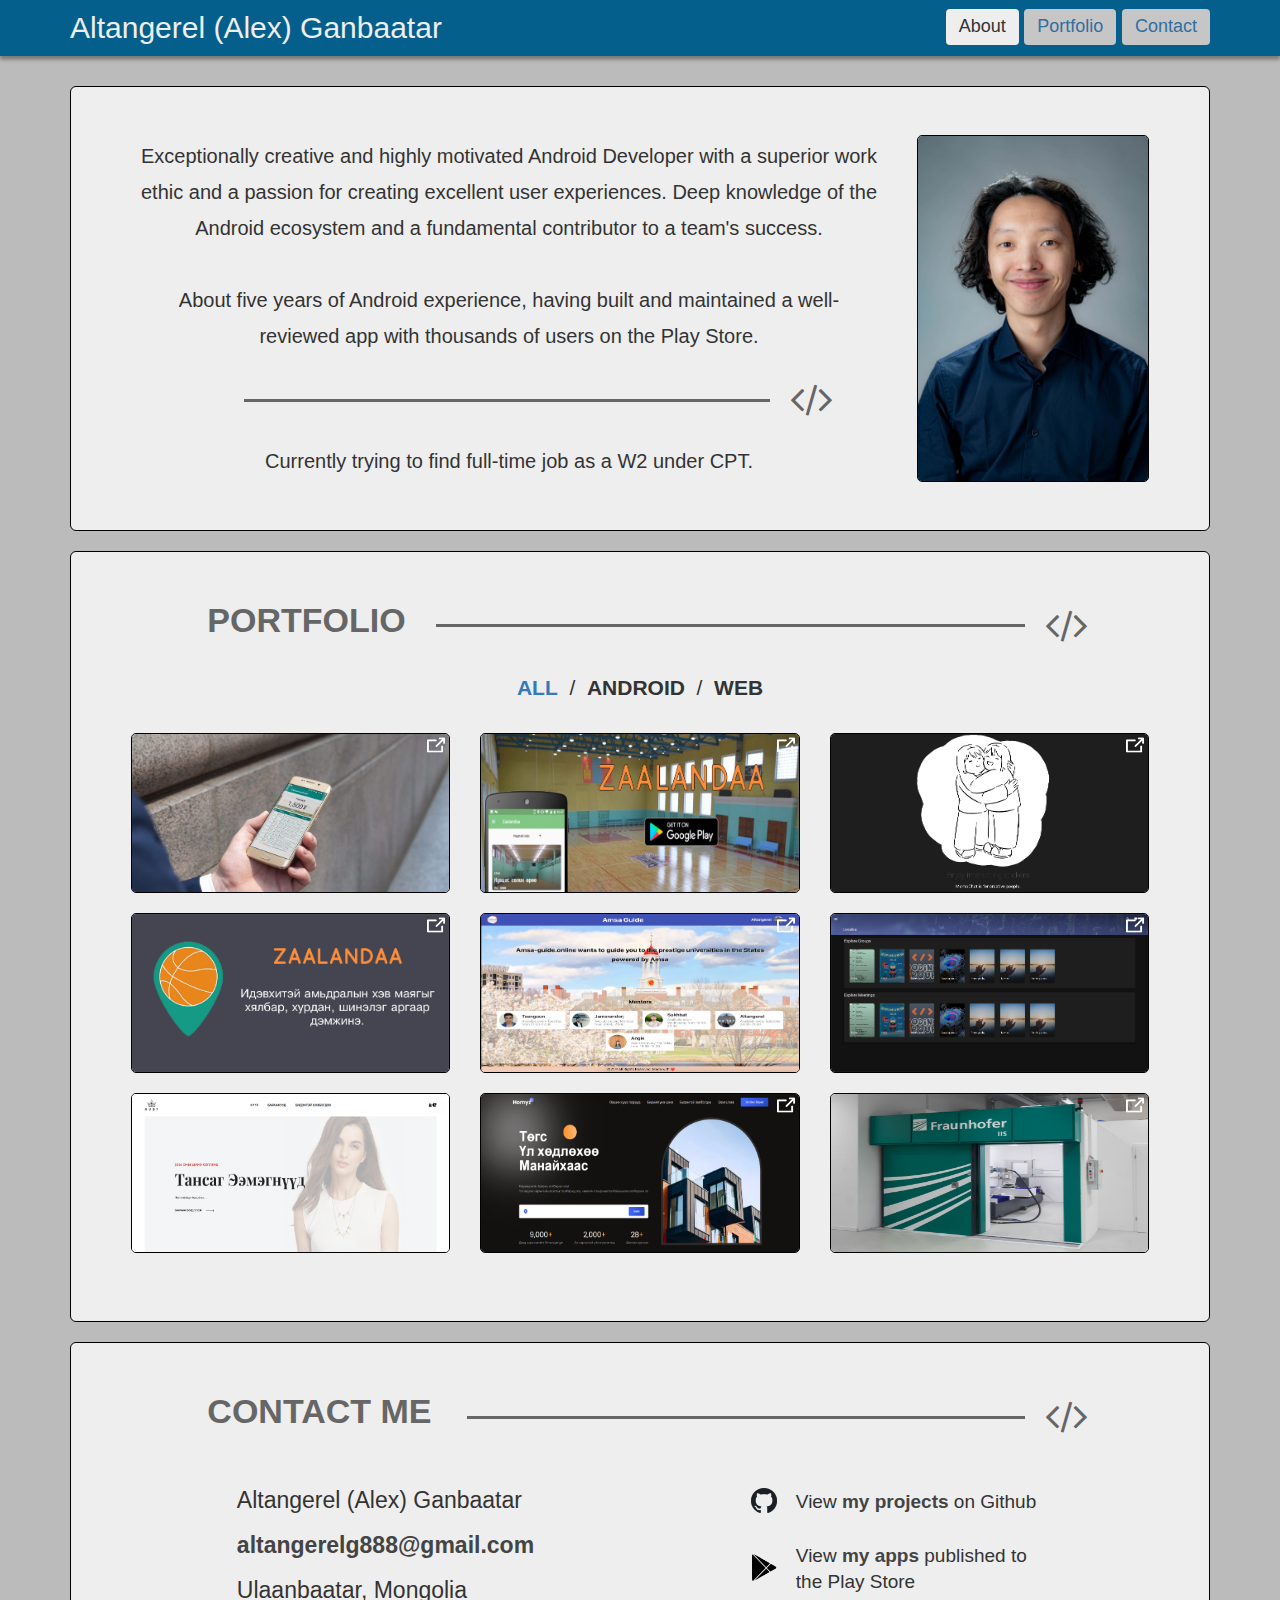
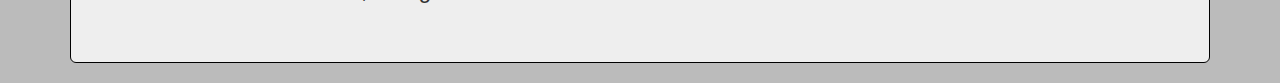
<file: index.html>
<!doctype html>
<html class="no-js" lang="">
<head>
	<meta charset="utf-8">
	<meta http-equiv="x-ua-compatible" content="ie=edge">
	<title>Altangerel (Alex) Ganbaatar - Portfolio</title>
	<meta name="description" content="">
	<meta name="viewport" content="width=device-width, initial-scale=1">

	<link rel="apple-touch-icon" sizes="180x180" href="/apple-touch-icon.png">
	<link rel="icon" type="image/png" sizes="32x32" href="/favicon-32x32.png">
	<link rel="icon" type="image/png" sizes="16x16" href="/favicon-16x16.png">
	<link rel="manifest" href="/site.webmanifest">
	<meta name="theme-color" content="#ffffff">

	<!-- Latest compiled and minified CSS -->
	<link rel="stylesheet" href="https://maxcdn.bootstrapcdn.com/bootstrap/3.3.7/css/bootstrap.min.css" integrity="sha384-BVYiiSIFeK1dGmJRAkycuHAHRg32OmUcww7on3RYdg4Va+PmSTsz/K68vbdEjh4u" crossorigin="anonymous">
	<link rel="stylesheet prefetch" href="https://cdnjs.cloudflare.com/ajax/libs/font-awesome/4.6.1/css/font-awesome.min.css">
	<link rel="stylesheet" href="css/normalize.css">
	<link rel="stylesheet" href="css/main.css">
	<script src="js/vendor/modernizr-2.8.3.min.js"></script>
</head>

<!-- <body background="img/background3.jpg"> -->

        <!--[if lt IE 8]>
            <p class="browserupgrade">You are using an <strong>outdated</strong> browser. Please <a href="http://browsehappy.com/">upgrade your browser</a> to improve your experience.</p>
        <![endif]-->

        <div class="header clearfix">
        	<div class="container">
        		<div class="row">
        			<h3 class="col-xs-12 col-sm-6">Altangerel (Alex) Ganbaatar</h3>

        			<div class="col-xs-12 col-sm-6">
        				<ul>
        					<a class="btn activeBtn" id="about_button">About</a>
        					<a class="btn" id="portfolio_button">Portfolio</a>
        					<a class="btn" id="contact_button">Contact</a>
        				</ul>
        			</div>
        		</div>
        	</div>
        </div>


        <!-- your site or application content here -->
        <div class="container">
        	<div class="introduction jumbotron">
        		<div class="row vertical-align">
        			<div class="col-xs-12 col-sm-3 col-sm-push-9">
        				<img src="img/profile.jpeg" class="avatar img-responsive">
        			</div>
        			<div class="intro-text col-xs-12 col-sm-9 col-sm-pull-3">
        				Exceptionally creative and highly motivated Android Developer
        				with a superior work ethic and a passion for creating excellent user experiences.
        				Deep knowledge of the Android ecosystem and a fundamental contributor to a team's success.
        				<br><br>
        				About five years of Android experience, 
        				having built and maintained a well-reviewed app with thousands of users on the Play Store.
        				<hr class="emblem-dark">
                        Currently trying to find full-time job as a W2 under CPT.
        			</div>
        		</div>
        	</div>



        	<div class="portfolio jumbotron" id="portfolio_section">

        		<h2>PORTFOLIO</h2>
        		<hr class="emblem-dark">

        		<div class="sortMenu">
        			<a class="sortBtn sortBtnActive all-button">ALL</a> &nbsp;/&nbsp;
        			<a class="sortBtn android-button">ANDROID</a> &nbsp;/&nbsp;
        			<a class="sortBtn web-button">WEB</a>
        		</div>

        		<div class="row">
        			<div class="clearfix visible-sm"></div>
        			<div class="col-xs-12 col-sm-6 col-md-4 all-projects android-projects project1">
        				<img src="img/image-zoom.png" class="image-zoom">
        				<img src="img/project1/thumb.jpg" style='height: 160px; width: 400px; object-fit: fill' class="img-responsive">
        			</div>
        			<div class="col-xs-12 col-sm-6 col-md-4 all-projects android-projects project2">
        				<img src="img/image-zoom.png" class="image-zoom">
        				<img src="img/project2/thumb.jpg" style='height: 160px; width: 400px; object-fit: fill' class="img-responsive">
        			</div>
        			<div class="col-xs-12 col-sm-6 col-md-4 all-projects web-projects project3">
        				<img src="img/image-zoom.png" class="image-zoom">
        				<img src="img/project3/thumb.jpg" style='height: 160px; width: 400px; object-fit: fill' class="img-responsive">
        			</div>
        			<div class="col-xs-12 col-sm-6 col-md-4 all-projects web-projects project4">
        				<img src="img/image-zoom.png" class="image-zoom">
        				<img src="img/project4/thumb.jpg" style='height: 160px; width: 400px; object-fit: fill' class="img-responsive">
        			</div>
        			<div class="col-xs-12 col-sm-6 col-md-4 all-projects web-projects project5">
        				<img src="img/image-zoom.png" class="image-zoom">
        				<img src="img/project5/thumb.jpg" style='height: 160px; width: 400px; object-fit: fill' class="img-responsive">
        			</div>
					<div class="col-xs-12 col-sm-6 col-md-4 all-projects web-projects project6">
        				<img src="img/image-zoom.png" class="image-zoom">
        				<img src="img/project6/thumb.jpg" style='height: 160px; width: 400px; object-fit: fill' class="img-responsive">
        			</div>
					<div class="col-xs-12 col-sm-6 col-md-4 all-projects web-projects project7">
        				<img src="img/image-zoom.png" class="image-zoom">
        				<img src="img/project7/thumb.jpg" style='height: 160px; width: 400px; object-fit: fill' class="img-responsive">
        			</div>
					<div class="col-xs-12 col-sm-6 col-md-4 all-projects web-projects project8">
        				<img src="img/image-zoom.png" class="image-zoom">
        				<img src="img/project8/thumb.jpg" style='height: 160px; width: 400px; object-fit: fill' class="img-responsive">
        			</div>
					<div class="col-xs-12 col-sm-6 col-md-4 all-projects web-projects project9">
        				<img src="img/image-zoom.png" class="image-zoom">
        				<img src="img/project9/thumb.jpg" style='height: 160px; width: 400px; object-fit: fill' class="img-responsive">
        			</div>
        		</div>
        	</div>

        	<div class="contact jumbotron">
        		<h2>CONTACT ME</h2>
        		<hr class="emblem-dark">

        		<div class="container">
        			<div class="row">

        				<div class="contact-info col-md-6 col-sm-12 col-xs-12">
        					<div style="display: inline-block; text-align: left;">
        						Altangerel (Alex) Ganbaatar<br />
        						<a href="mailto:altangerelg888@gmail.com">altangerelg888@gmail.com</a><br />
        						Ulaanbaatar, Mongolia<br />
        					</div>
        				</div>

        				<div class="col-md-6 col-sm-12 col-xs-12 social-link-container">

        					<table class="social-link-row">
        						<tr>
        							<td valign="middle" style="width: 45px; height: 45px;">        					
        								<a href="https://github.com/AltangerelG" target="_blank">
        									<img src="img/github_small.png" class="contact-link-image">
        								</a>
    								</td>
    								<td valign="middle" class="contact-link-text">View <a href="https://github.com/AltangerelG" target="_blank">my projects</a> on Github</td>
    							</tr>
    						</table>


    						<table class="social-link-row">
    							<tr>
    								<td valign="middle" style="width: 45px; height: 45px;">
        								<a href="https://play.google.com/store/apps/dev?id=7383803580662931875" target="_blank">
    										<img src="img/play_store_small.png" class="contact-link-image">
										</a>
									</td>
    								<td valign="middle" class="contact-link-text">View <a href="https://play.google.com/store/apps/dev?id=7383803580662931875" target="_blank">my apps</a> published to the Play Store</td>
    							</tr>
    						</table>

        					</div>

        				</div>
        			</div>

        		</div>

        	</div>


        	<!-- Modal -->
        	<div class="modal fade" id="myModal" tabindex="-1" role="dialog" aria-labelledby="myModalLabel">
        		<div class="modal-dialog modal-lg" role="document">
        			<div class="modal-content">
        				<button type="button" class="close" data-dismiss="modal" aria-label="Close"><span aria-hidden="true">&times;</span></button>
        				<div class="modal-body">
        					<div id="myCarousel" class="carousel slide" data-ride="carousel" data-interval="false">

        						<!--active carousel must have the carousel-inner class on it-->
        						<div class="carousel-inner">
        							<div class="item active">
        								<img src="img/project6/1.jpg" class="d-block img-fluid">
        							</div>
        							<div class="item">
        								<img src="img/project6/2.jpg" class="d-block img-fluid">
        							</div>
        							<div class="item">
        								<img src="img/project6/3.jpg" class="d-block img-fluid">
        							</div>
        							<div class="item">
        								<img src="img/project6/4.jpg" class="d-block img-fluid">
        							</div>
        							<div class="item">
        								<img src="img/project6/5.jpg" class="d-block img-fluid">
        							</div>
        						</div>

        						<!-- Left and right controls -->
        						<a class="left carousel-control" href="#myCarousel" data-slide="prev">
        							<span class="glyphicon glyphicon-chevron-left"></span>
        							<span class="sr-only">Previous</span>
        						</a>
        						<a class="right carousel-control" href="#myCarousel" data-slide="next">
        							<span class="glyphicon glyphicon-chevron-right"></span>
        							<span class="sr-only">Next</span>
        						</a>
        					</div>
        				</div>
        				<div class="modal-footer">
        					<p class="project-description">This is the project description text</p>
        				</div>
        			</div>
        		</div>
        	</div>




        	<script src="https://code.jquery.com/jquery-1.12.0.min.js"></script>
        	<script>window.jQuery || document.write('<script src="js/vendor/jquery-1.12.0.min.js"><\/script>')</script>
        	<!-- Latest compiled and minified JavaScript -->
        	<script src="https://maxcdn.bootstrapcdn.com/bootstrap/3.3.7/js/bootstrap.min.js" integrity="sha384-Tc5IQib027qvyjSMfHjOMaLkfuWVxZxUPnCJA7l2mCWNIpG9mGCD8wGNIcPD7Txa" crossorigin="anonymous"></script>
        	<script src="js/plugins.js"></script>
        	<script src="js/main.js"></script>

        </body>
        </html>
</file>
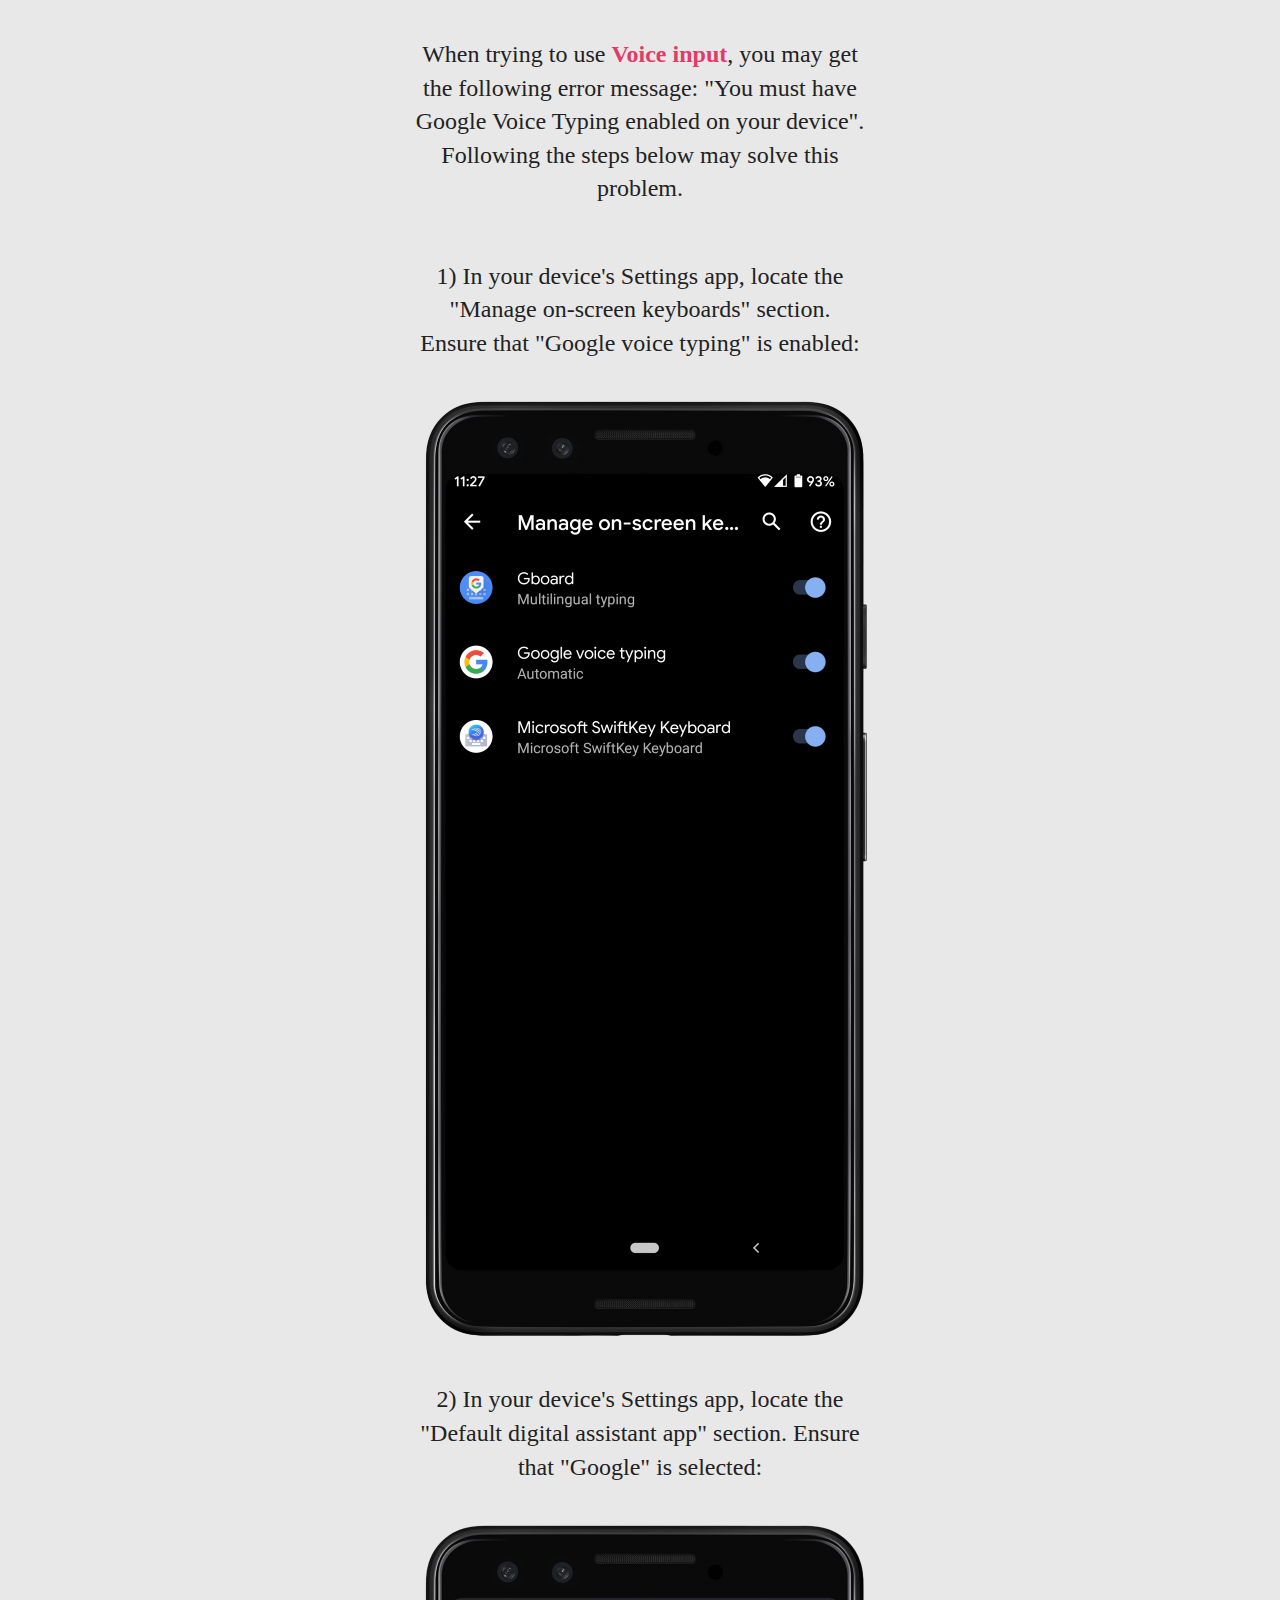
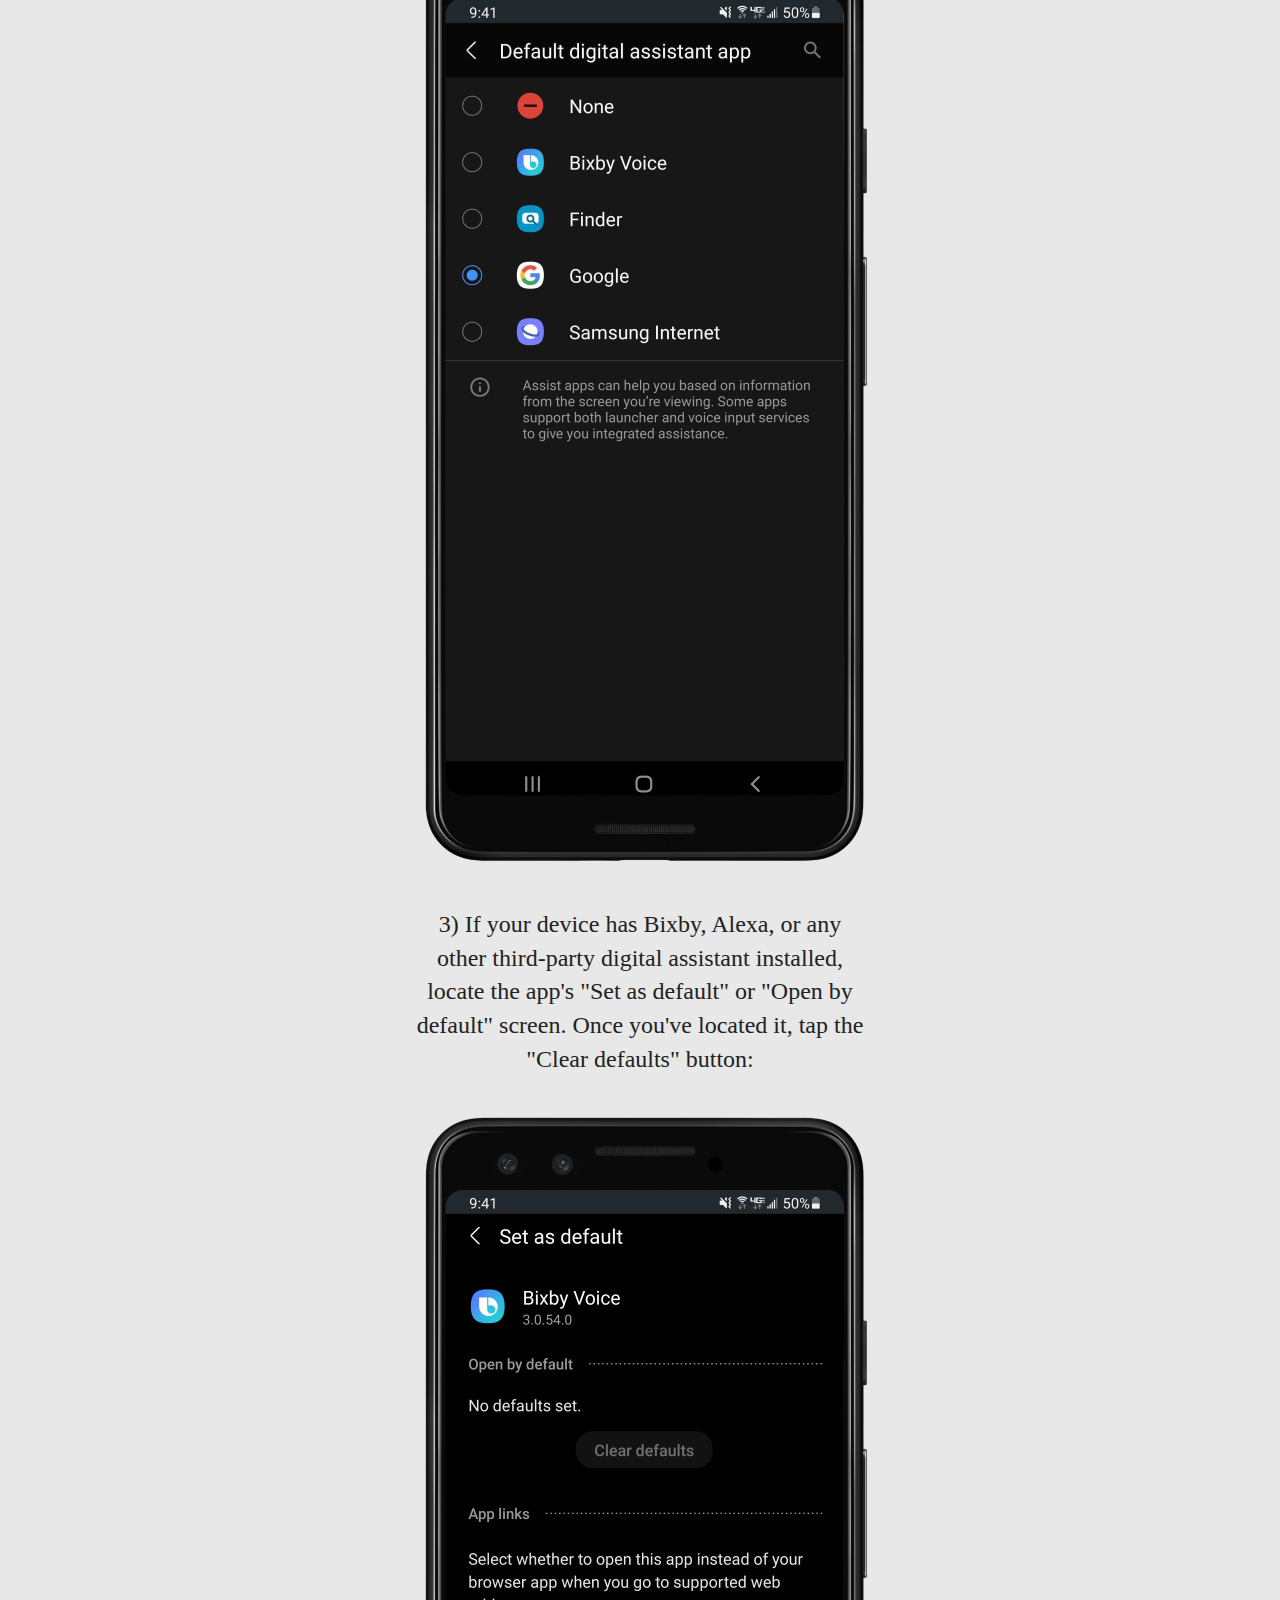
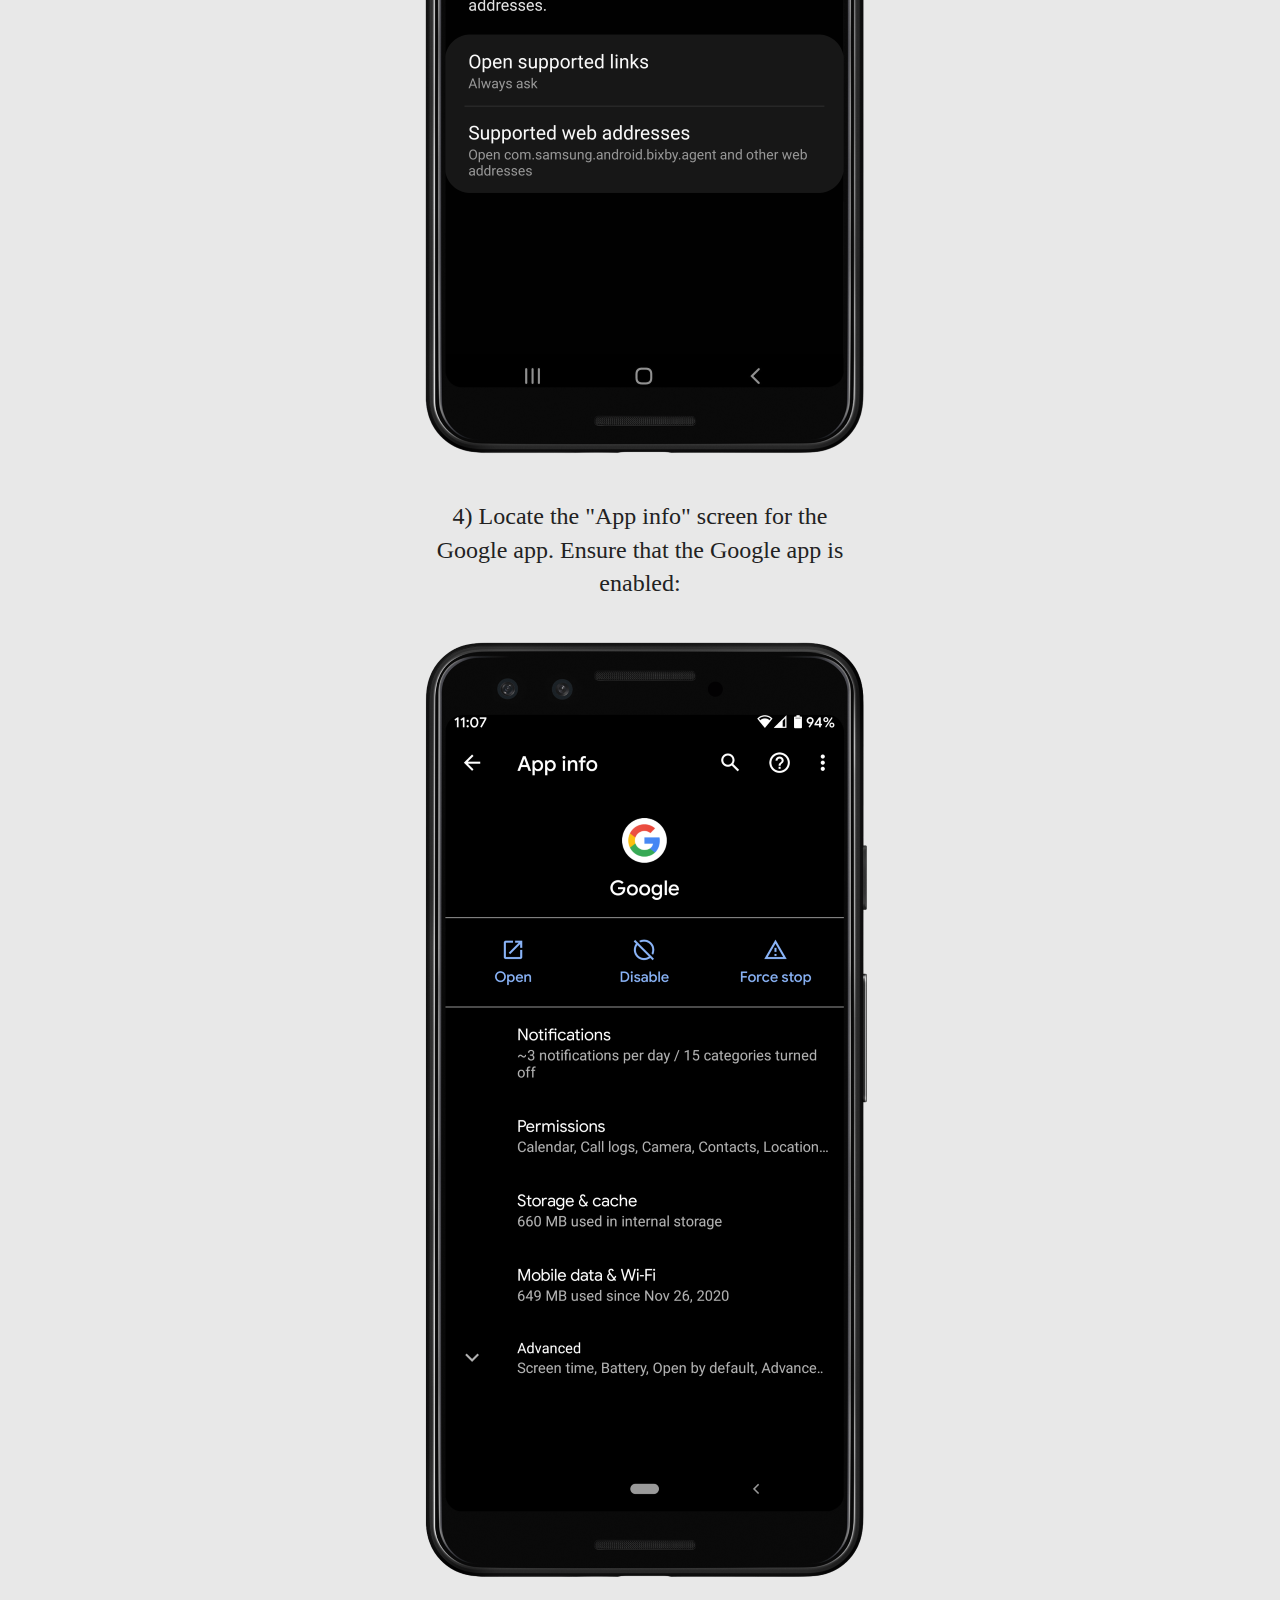
<file: enable-google-voice-typing.html>
<!DOCTYPE html>
<html lang="en">
<head>
    <meta charset="UTF-8">
    <title>Enable Google Voice Typing</title>
    <link rel="stylesheet" href="css/delivery-tip-tracker-instructions.css">
    <meta name="viewport" content="width=device-width, initial-scale=1">

</head>
<body>

<p>When trying to use <b><font color='#E03C68'>Voice input</font></b>, you may get the following error message: "You must have Google Voice Typing enabled on your device". 
    Following the steps below may solve this problem.</p>

<br />

<p>1) In your device's Settings app, locate the "Manage on-screen keyboards" section. Ensure that "Google voice typing" is enabled:</p>

<img class="img-no-caption" src="img/enable-google-voice-typing/1.png"/>
    
<p>2) In your device's Settings app, locate the "Default digital assistant app" section. Ensure that "Google" is selected:</p>

<img class="img-no-caption" src="img/enable-google-voice-typing/2.png"/>
    
<p>3) If your device has Bixby, Alexa, or any other third-party digital assistant installed, locate the app's "Set as default" or "Open by default" screen. Once you've located it,
    tap the "Clear defaults" button:</p>

<img class="img-no-caption" src="img/enable-google-voice-typing/3.png"/>   

<p>4) Locate the "App info" screen for the Google app. Ensure that the Google app is enabled:</p>

<img class="img-no-caption" src="img/enable-google-voice-typing/4.png"/>   

<script src="https://code.jquery.com/jquery-1.12.0.min.js"></script>
<script>window.jQuery || document.write('<script src="js/vendor/jquery-1.12.0.min.js"><\/script>')</script>
<script src="js/plugins.js"></script>



</body>


</html>
</file>
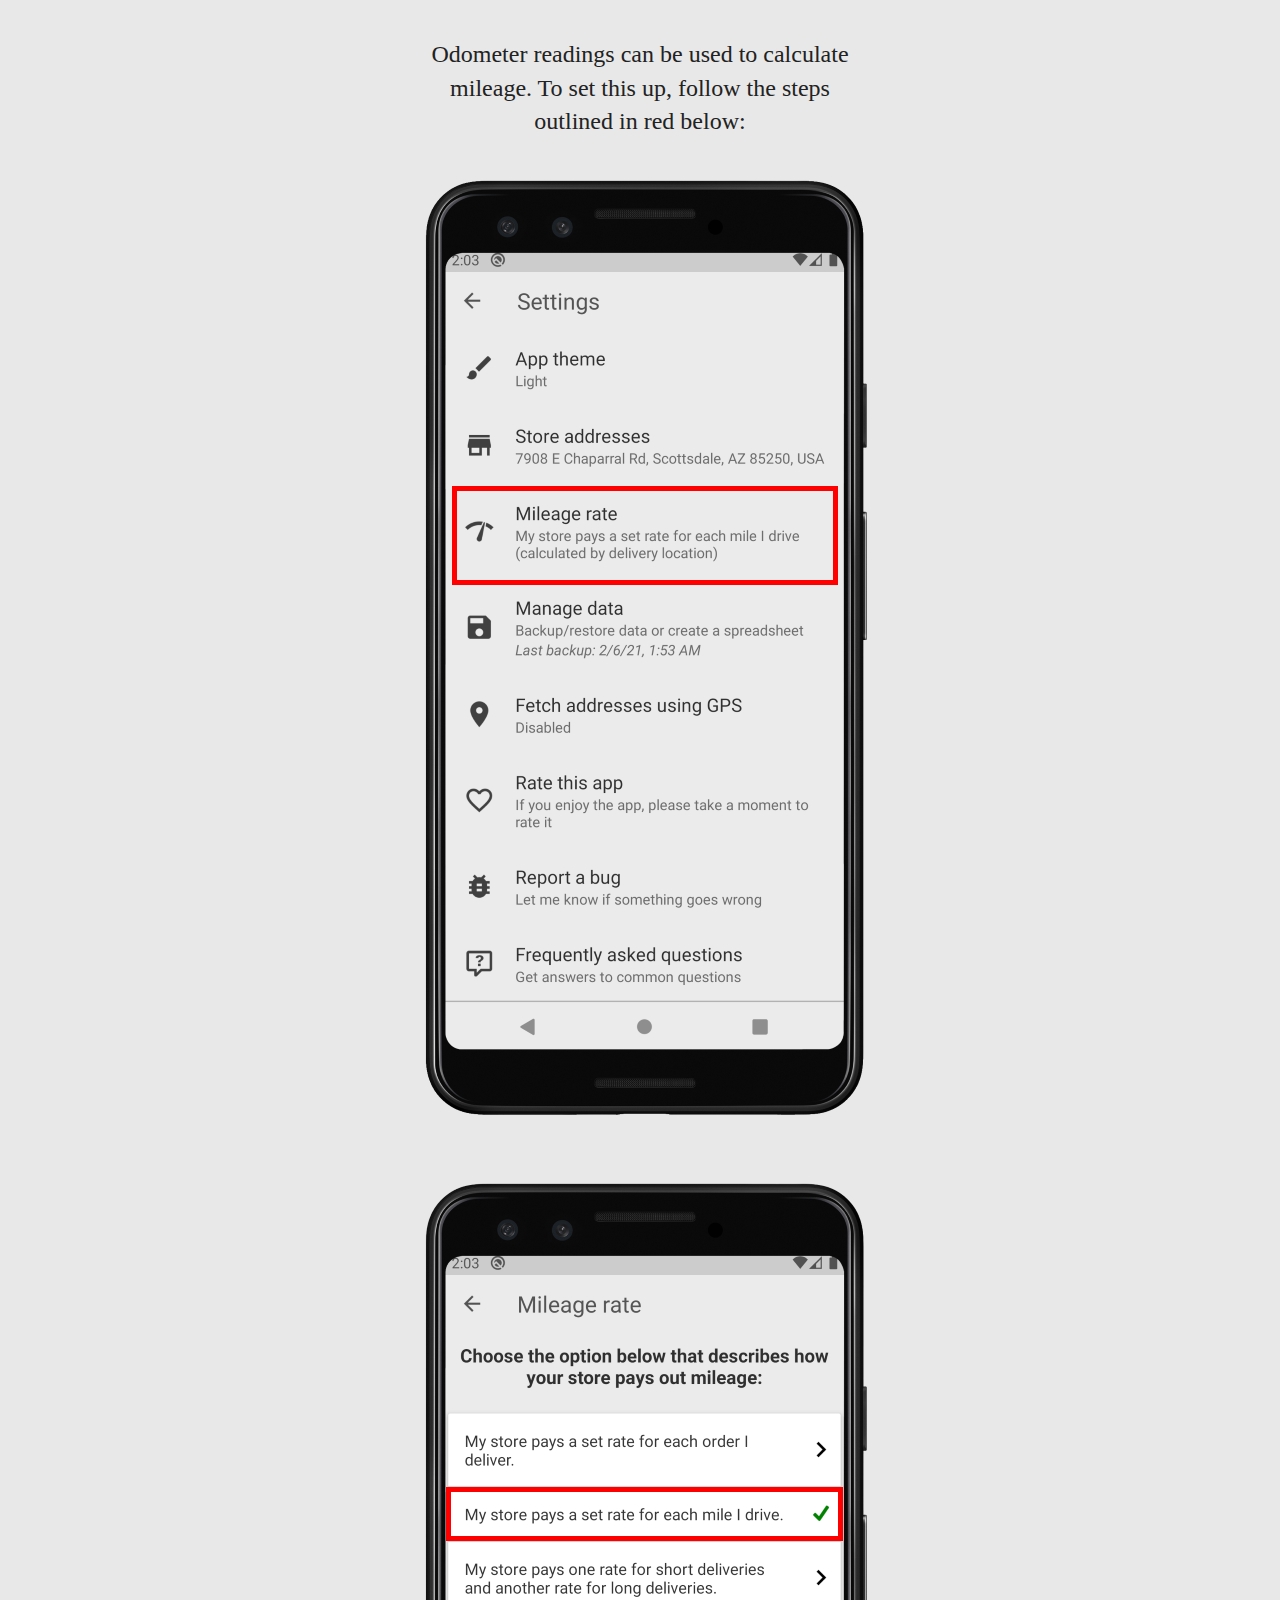
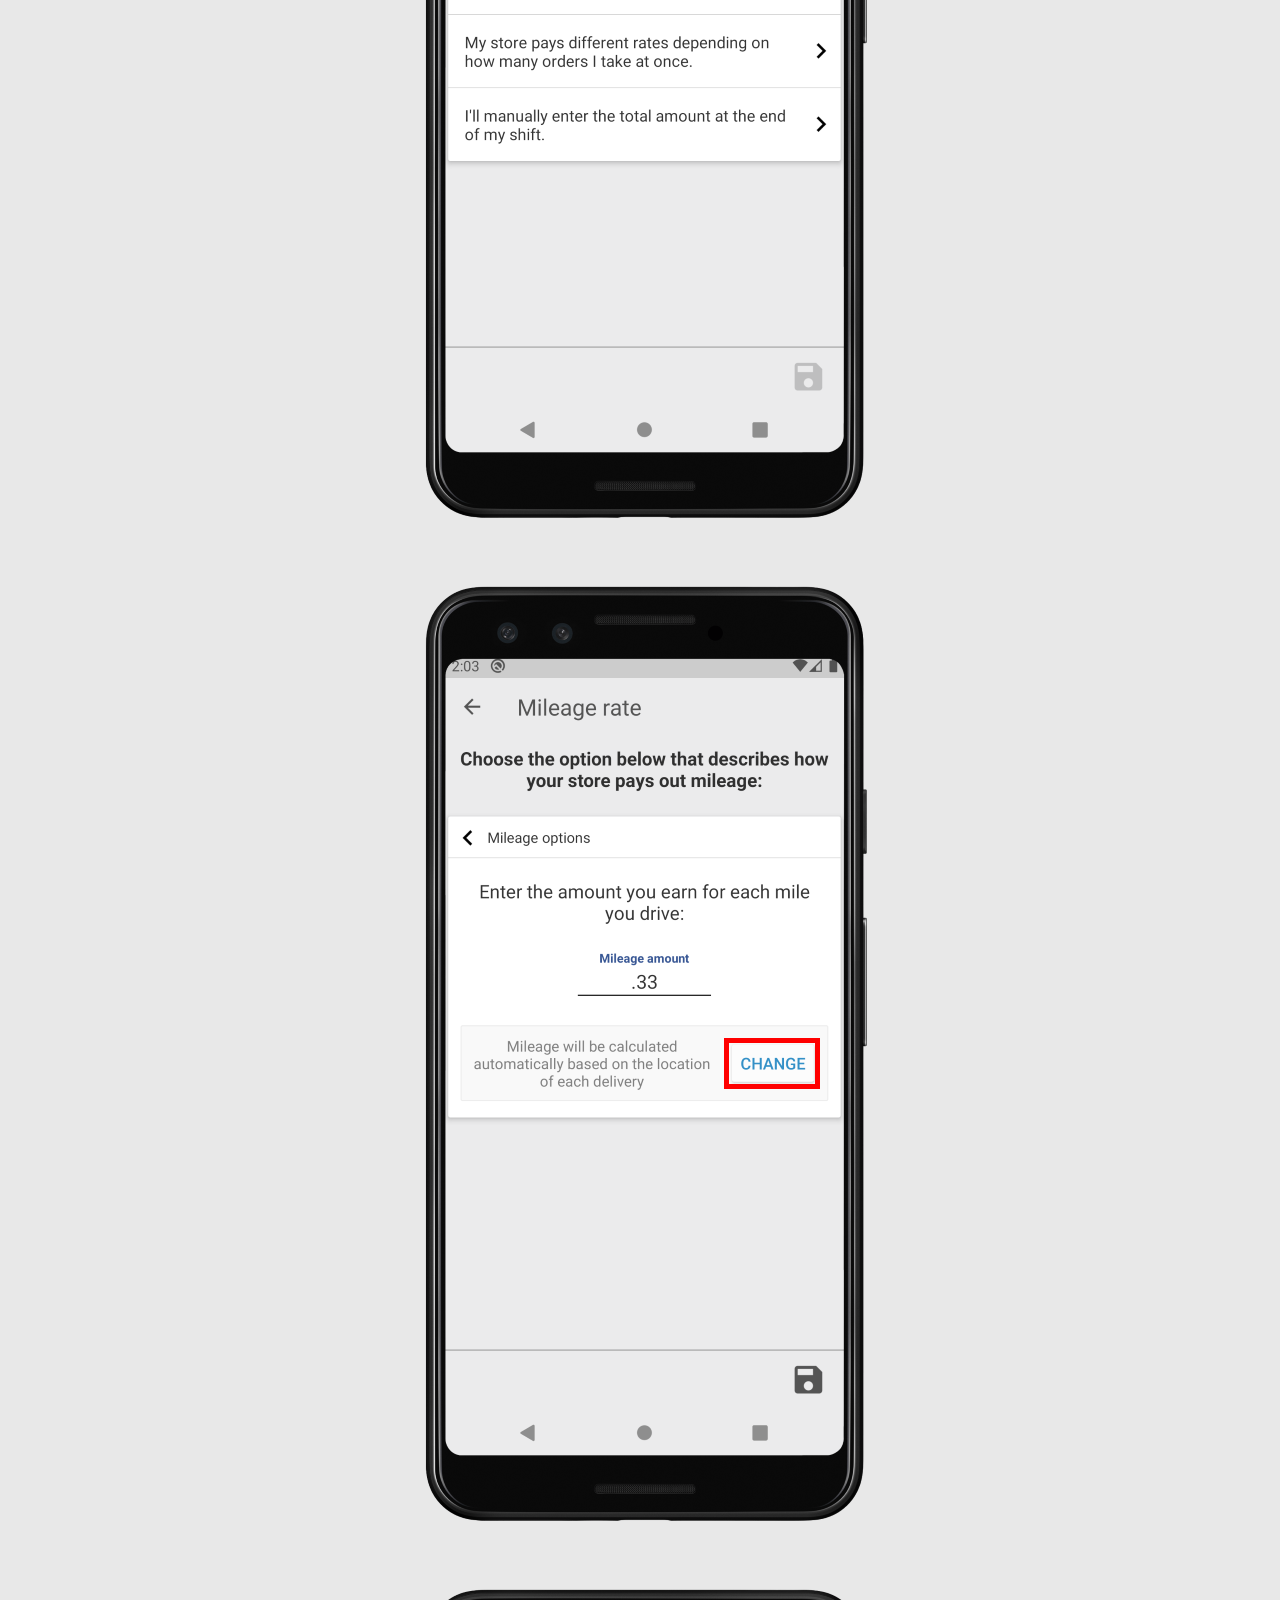
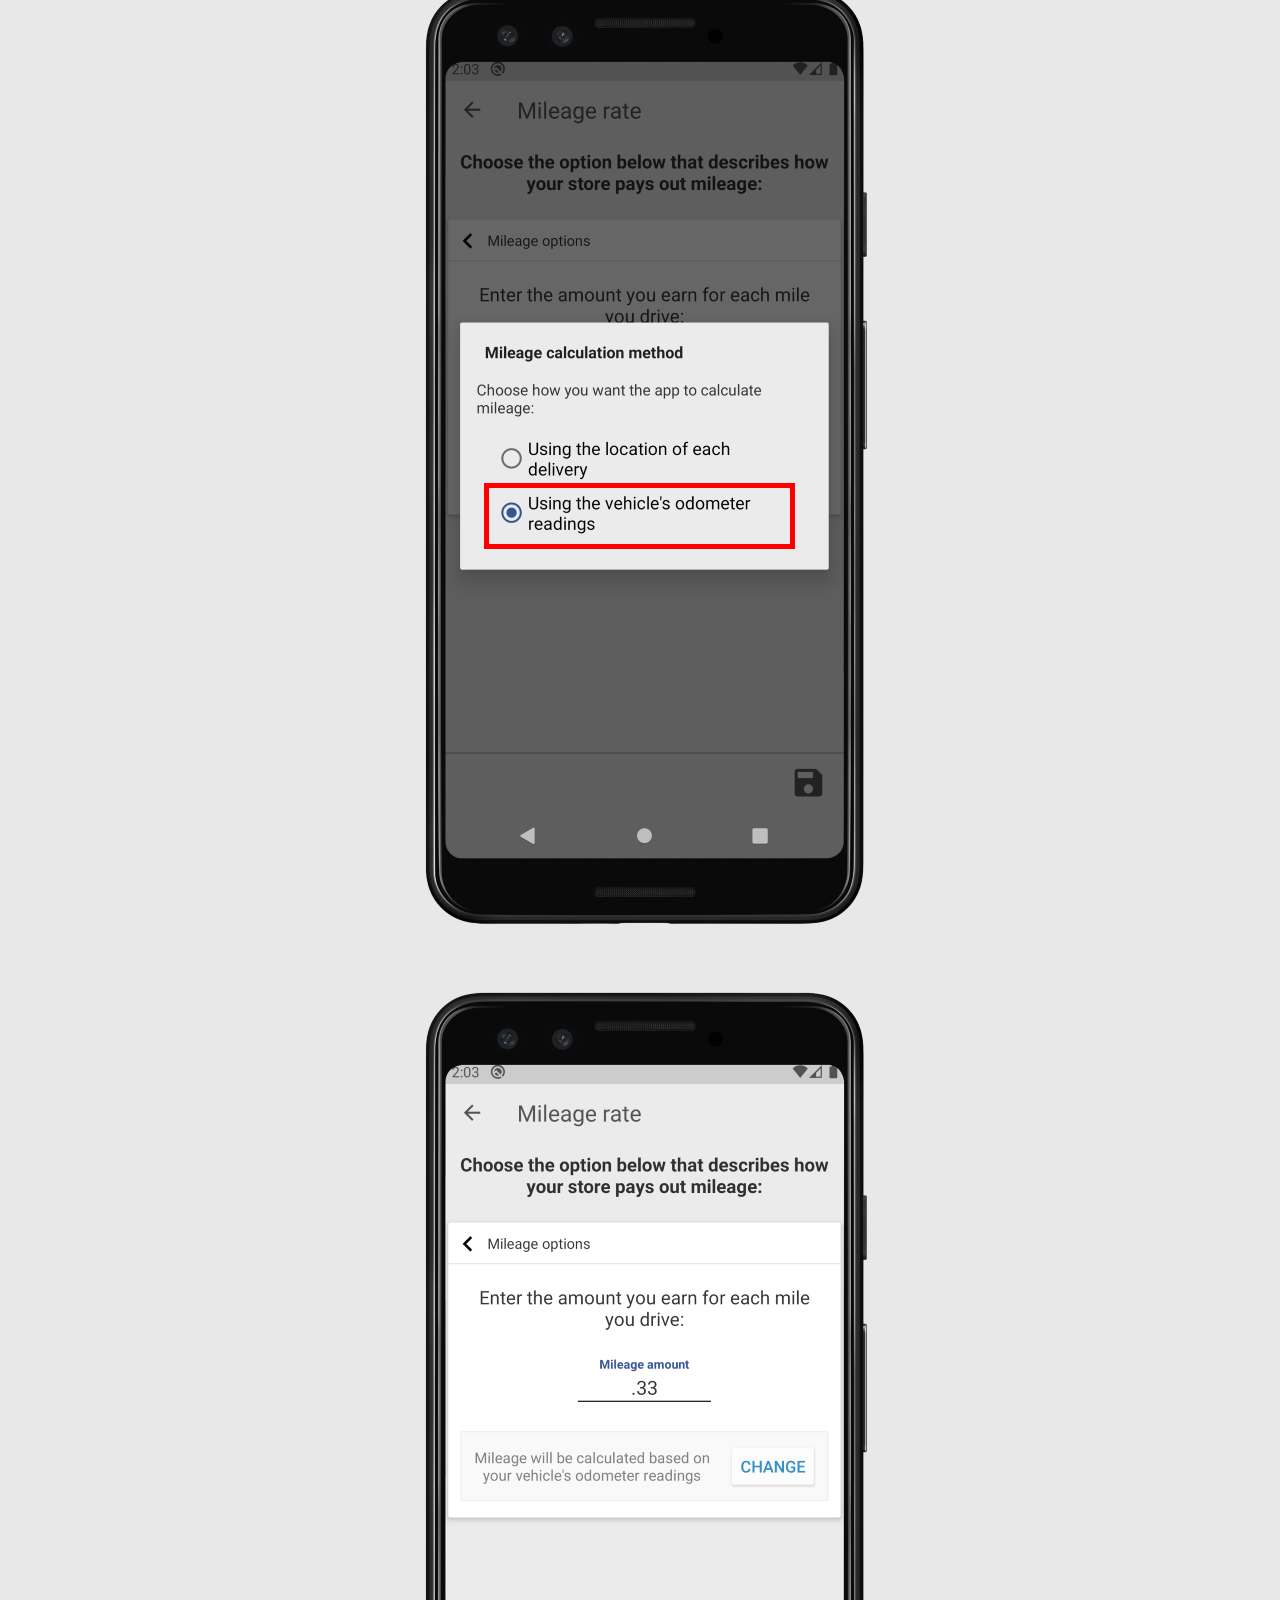
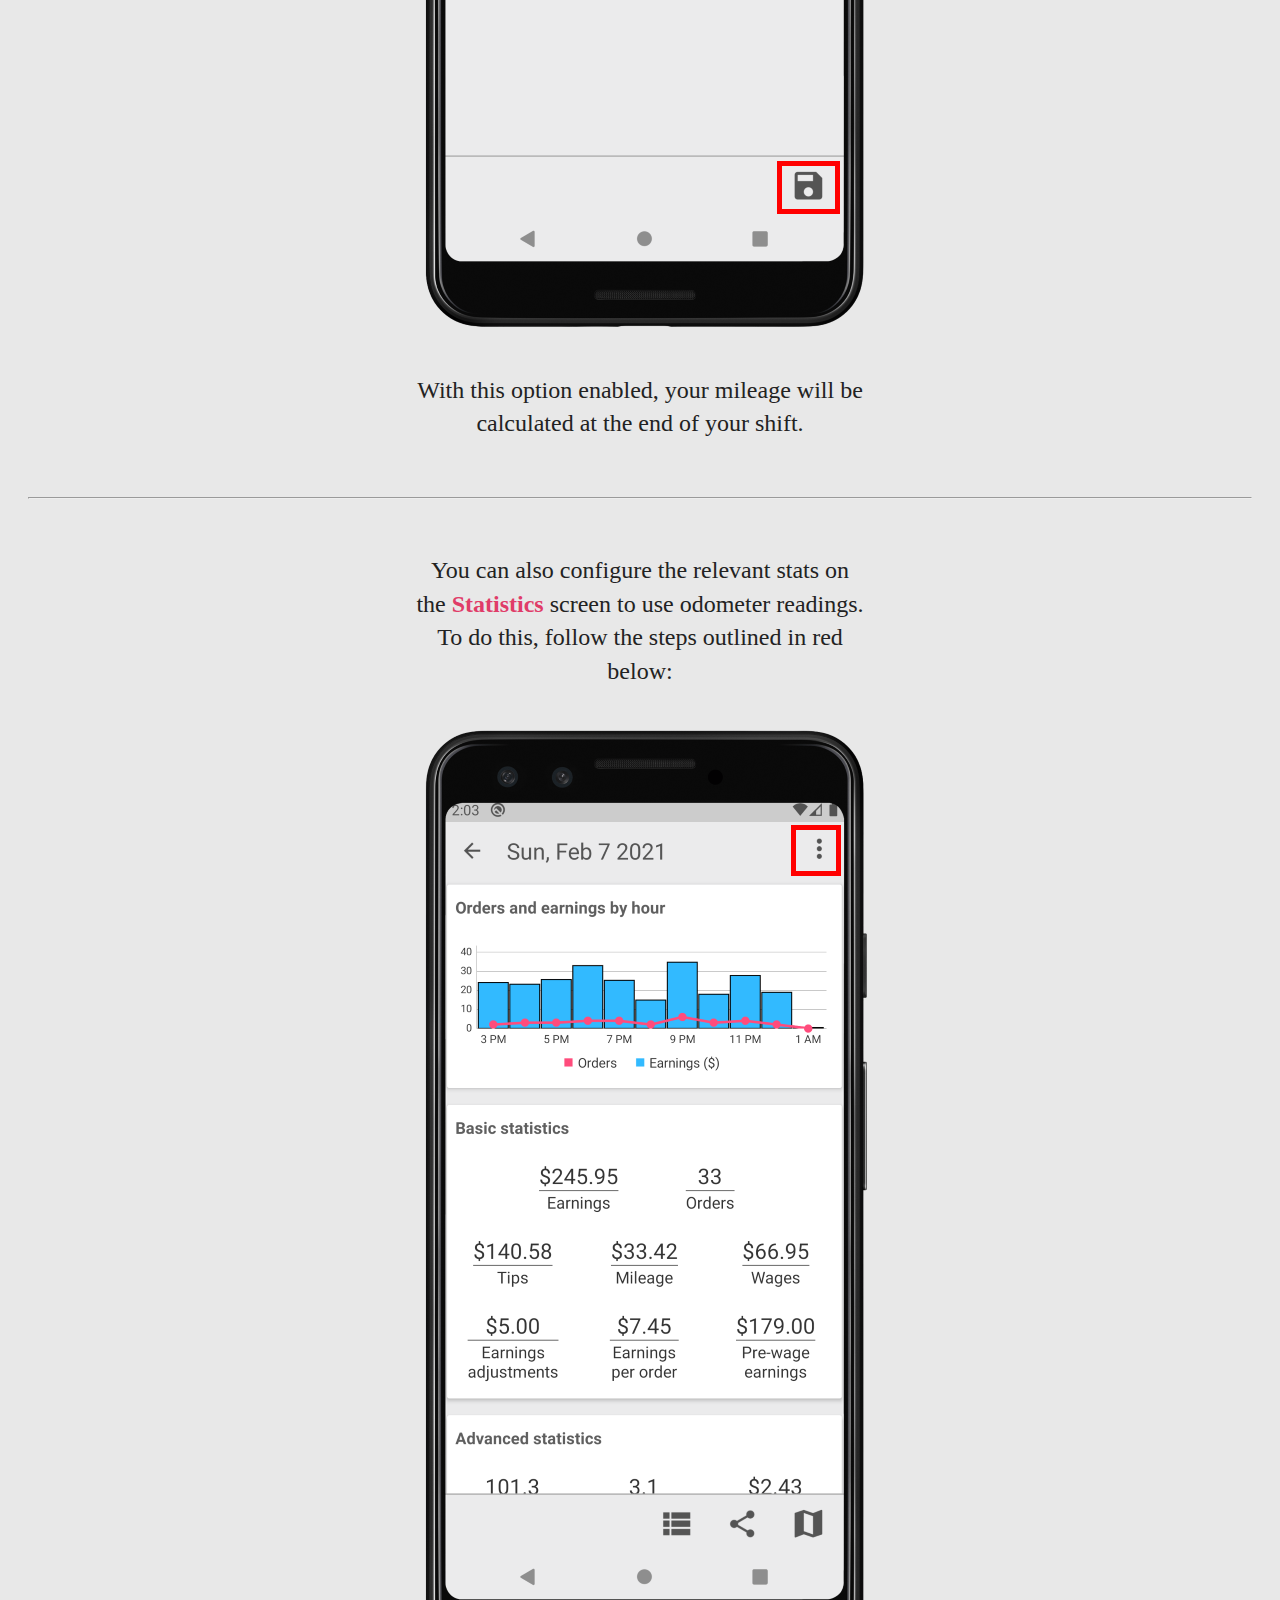
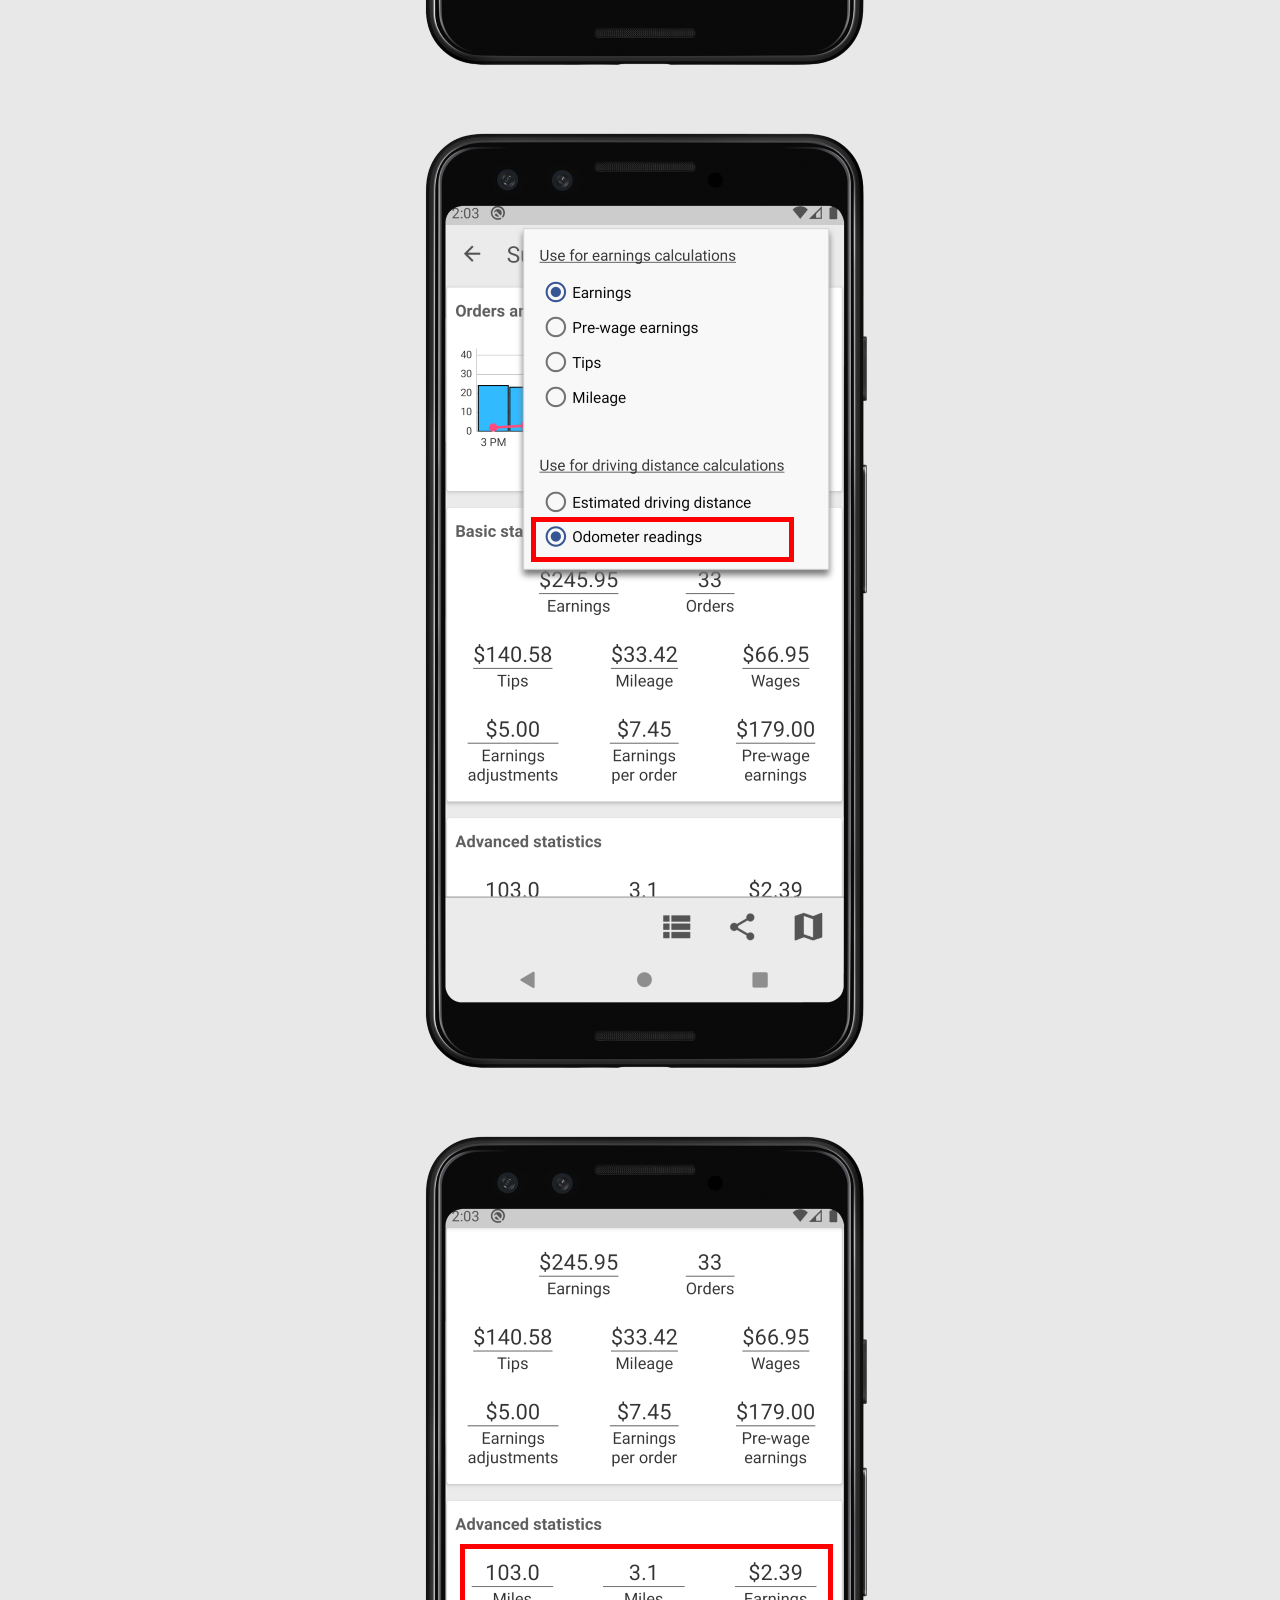
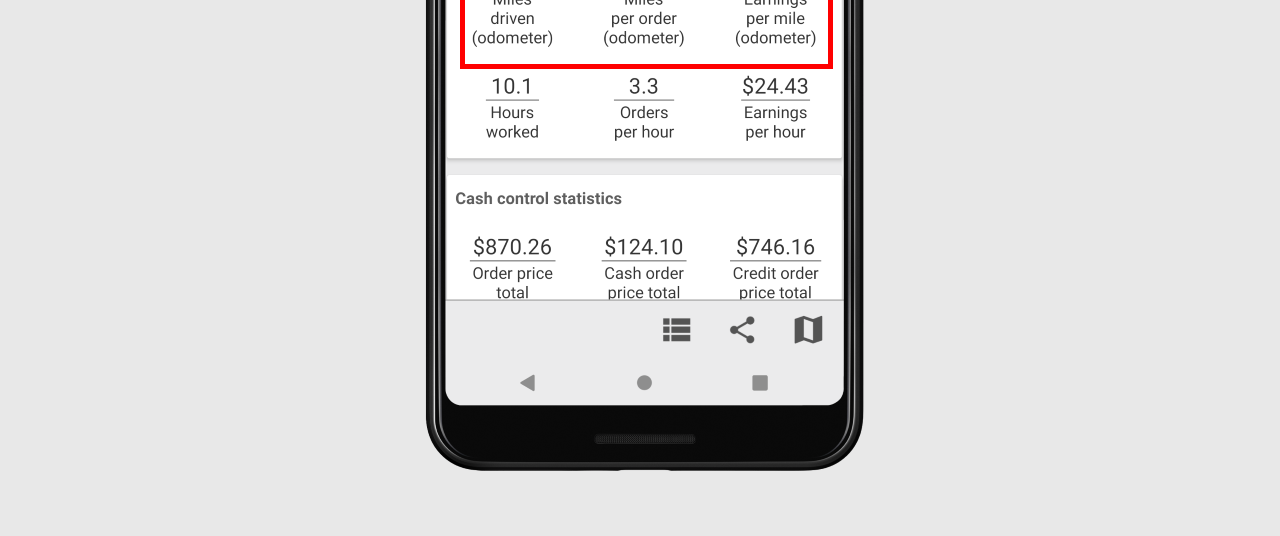
<file: odometer-readings-instructions.html>
<!DOCTYPE html>
<html lang="en">
<head>
    <meta charset="UTF-8">
    <title>Calculate mileage using odometer readings</title>
    <link rel="stylesheet" href="css/delivery-tip-tracker-instructions.css">
    <meta name="viewport" content="width=device-width, initial-scale=1">

</head>
<body>

<p>Odometer readings can be used to calculate mileage. To set this up, follow the steps outlined in red below:</p>

<img class="img-no-caption" src="img/odometer-readings-instructions/1.png"/>
<img class="img-no-caption" src="img/odometer-readings-instructions/2.png"/>
<img class="img-no-caption" src="img/odometer-readings-instructions/3.png"/>
<img class="img-no-caption" src="img/odometer-readings-instructions/4.png"/>
<img class="img-no-caption" src="img/odometer-readings-instructions/5.png"/>

<p>With this option enabled, your mileage will be calculated at the end of your shift.</p>
    
<br /><hr><br />
    
<p>You can also configure the relevant stats on the <b><font color='#E03C68'>Statistics</font></b> screen to use odometer readings. To do this, follow the steps outlined in red below:</p>
<img class="img-no-caption" src="img/odometer-readings-instructions/6.png"/>
<img class="img-no-caption" src="img/odometer-readings-instructions/7.png"/>
<img class="img-no-caption" src="img/odometer-readings-instructions/8.png"/>


<script src="https://code.jquery.com/jquery-1.12.0.min.js"></script>
<script>window.jQuery || document.write('<script src="js/vendor/jquery-1.12.0.min.js"><\/script>')</script>
<script src="js/plugins.js"></script>

    

</body>


</html>
</file>
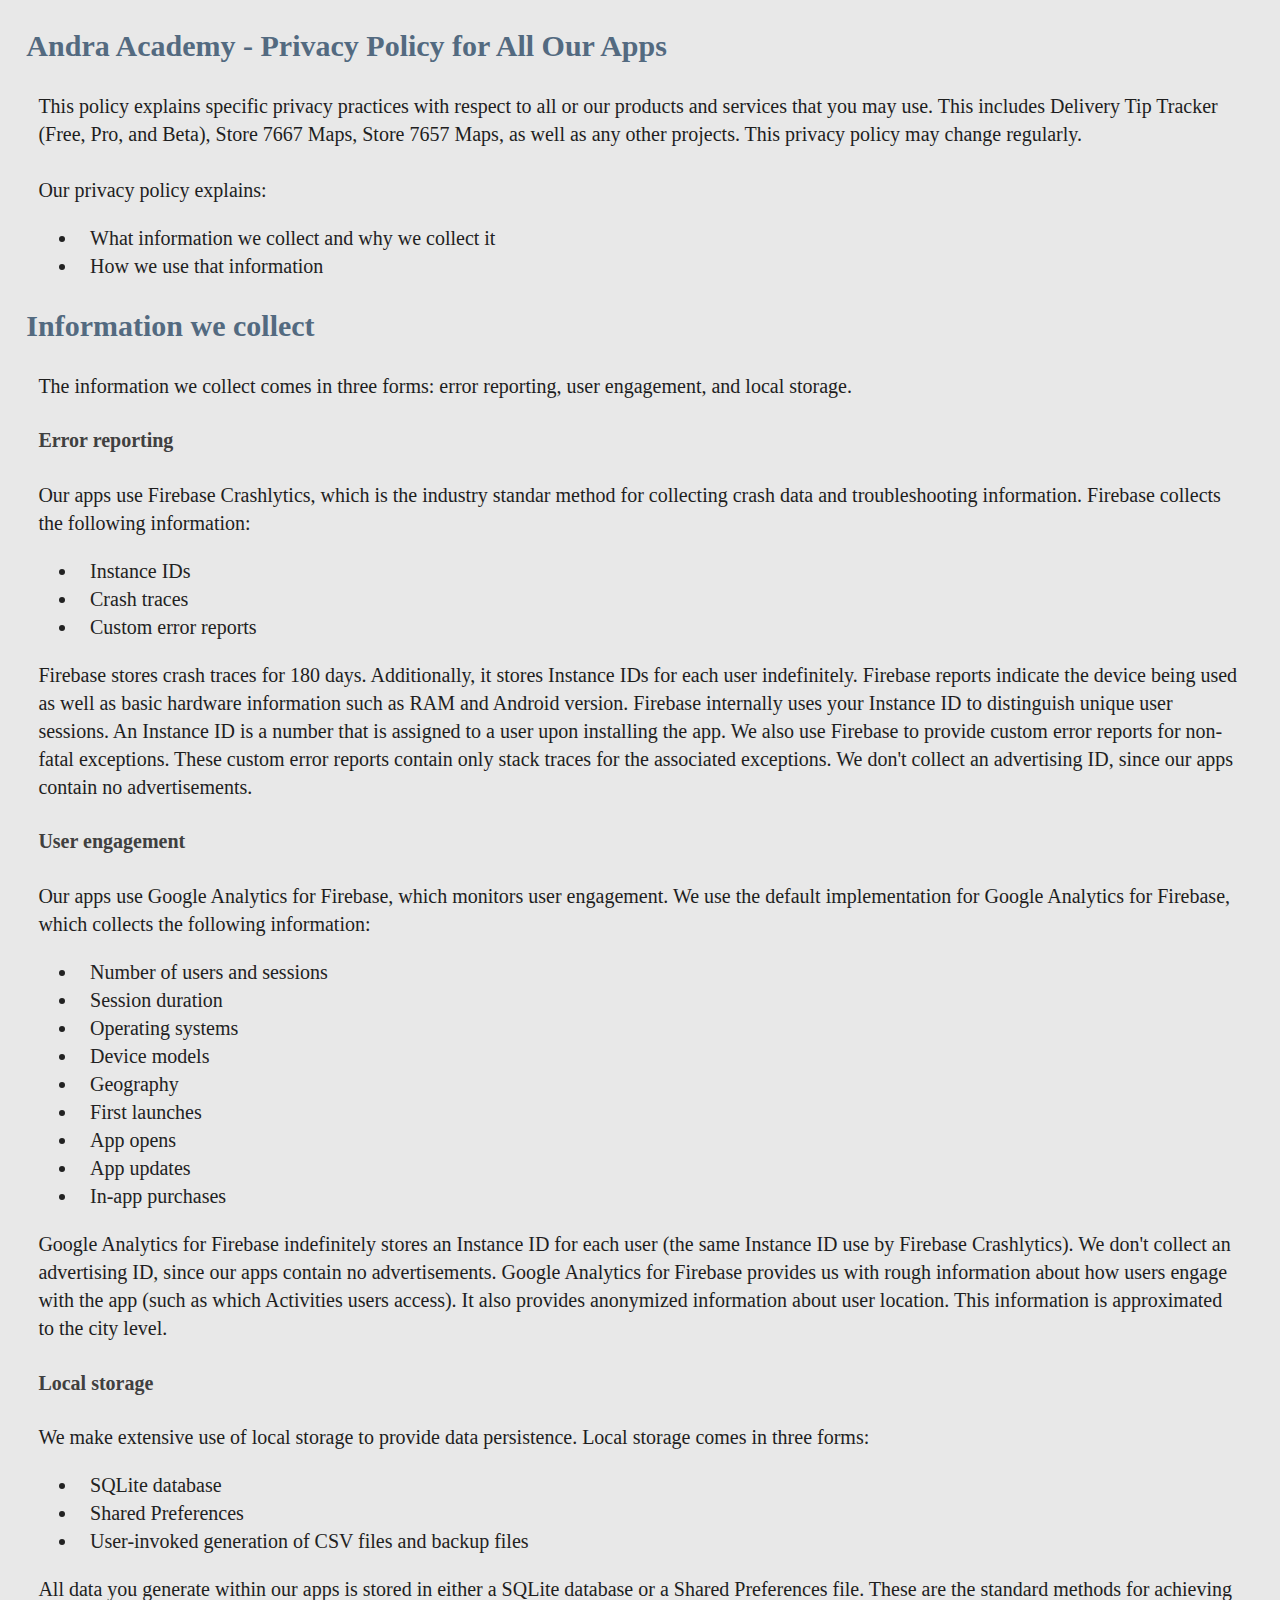
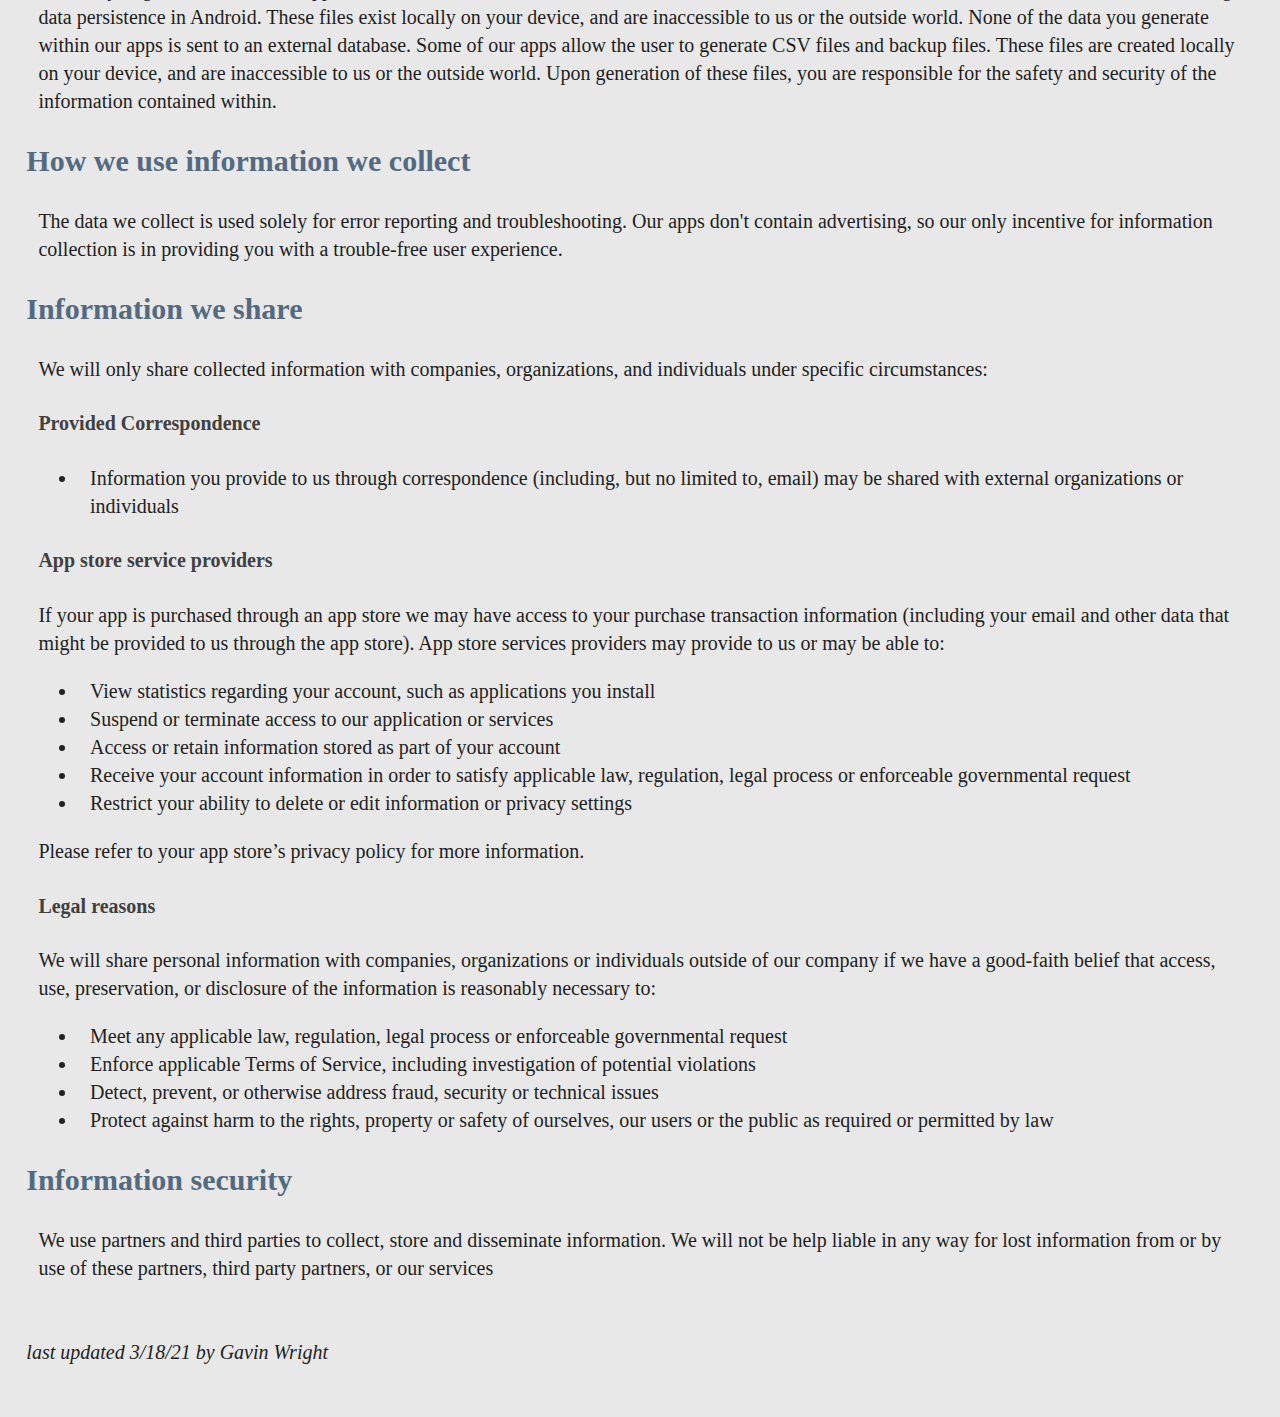
<file: privacy-policy-andra.html>
<!DOCTYPE html>
<html lang="en">
<head>
    <meta charset="UTF-8">
    <title>Privacy Policy</title>
    <link rel="stylesheet" href="css/privacy_policy.css">
</head>
<body>

<h2>Andra Academy - Privacy Policy for All Our Apps</h2>

<div>This policy explains specific privacy practices with respect to all or our products and services that you may use. This includes Delivery Tip Tracker (Free, Pro, and Beta), Store 7667 Maps, Store 7657 Maps, as well as any other projects. This privacy policy may change regularly.</div>

<br>

<div>Our privacy policy explains:</div>

<ul>
    <li>What information we collect and why we collect it</li>
    <li>How we use that information</li>
</ul>

<h2>Information we collect</h2>

<div>The information we collect comes in three forms: error reporting, user engagement, and local storage.</div>

<h4>Error reporting</h4>

<div>Our apps use Firebase Crashlytics, which is the industry standar method for collecting crash data and troubleshooting information.
    Firebase collects the following information:</div>

<ul>
    <li>Instance IDs</li>
    <li>Crash traces</li>
    <li>Custom error reports</li>
</ul>

<div>Firebase stores crash traces for 180 days. Additionally, it stores Instance IDs for each user indefinitely. Firebase reports indicate the device being used as well as basic
    hardware information such as RAM and Android version. Firebase internally uses your Instance ID to distinguish unique user sessions. An Instance ID is a number that is assigned to a user
    upon installing the app. We also use Firebase to provide custom error reports for non-fatal exceptions. These custom error reports contain only stack traces for the associated exceptions.
    We don't collect an advertising ID, since our apps contain no advertisements.</div>


<h4>User engagement</h4>

    <div>Our apps use Google Analytics for Firebase, which monitors user engagement. We use the default implementation for Google Analytics for Firebase, which collects the following information:</div>

<ul>
    <li>Number of users and sessions</li>
    <li>Session duration</li>
    <li>Operating systems</li>
    <li>Device models</li>
    <li>Geography</li>
    <li>First launches</li>
    <li>App opens</li>
    <li>App updates</li>
    <li>In-app purchases</li>
</ul>

    <div>Google Analytics for Firebase indefinitely stores an Instance ID for each user (the same Instance ID use by Firebase Crashlytics).
        We don't collect an advertising ID, since our apps contain no advertisements. Google Analytics for Firebase provides us with rough information about how users engage with the app (such as which
        Activities users access). It also provides anonymized information about user location. This information is approximated to the city level.
    </div>

<h4>Local storage</h4>

<div>We make extensive use of local storage to provide data persistence. Local storage comes in three forms:</div>

<ul>
    <li>SQLite database</li>
    <li>Shared Preferences</li>
    <li>User-invoked generation of CSV files and backup files</li>
</ul>

<div>All data you generate within our apps is stored in either a SQLite database or a Shared Preferences file. These are the standard methods for achieving data persistence in Android.
    These files exist locally on your device, and are inaccessible to us or the outside world. None of the data you generate within our apps is sent to an external database.
    Some of our apps allow the user to generate CSV files and backup files. These files are created locally on your device, and are inaccessible to us or the outside world. Upon generation
    of these files, you are responsible for the safety and security of the information contained within.</div>

<h2>How we use information we collect</h2>

<div>The data we collect is used solely for error reporting and troubleshooting. Our apps don't contain advertising, so our only incentive for information collection is in providing you
with a trouble-free user experience.</div>

<h2>Information we share</h2>

<div>We will only share collected information with companies, organizations, and individuals under specific circumstances:</div>

<h4>Provided Correspondence</h4>

<ul>
    <li>Information you provide to us through correspondence (including, but no limited to, email) may be shared with external organizations or individuals</li>
</ul>

<h4>App store service providers</h4>

<div>If your app is purchased through an app store we may have access to your purchase transaction information (including your email and other data that might be provided to us through the app store).
    App store services providers may provide to us or may be able to:</div>

<ul>
    <li>View statistics regarding your account, such as applications you install
    <li>Suspend or terminate access to our application or services</li>
    <li>Access or retain information stored as part of your account</li>
    <li>Receive your account information in order to satisfy applicable law, regulation, legal process or enforceable governmental request</li>
    <li>Restrict your ability to delete or edit information or privacy settings</li>
</ul>

<div>Please refer to your app store’s privacy policy for more information.</div>

<h4>Legal reasons</h4>

<div>We will share personal information with companies, organizations or individuals outside of our company
    if we have a good-faith belief that access, use, preservation, or disclosure of the information is reasonably necessary to:</div>

<ul>
    <li>Meet any applicable law, regulation, legal process or enforceable governmental request</li>
    <li>Enforce applicable Terms of Service, including investigation of potential violations</li>
    <li>Detect, prevent, or otherwise address fraud, security or technical issues</li>
    <li>Protect against harm to the rights, property or safety of ourselves, our users or the public as required or permitted by law</li>
</ul>

<h2>Information security</h2>

<div>We use partners and third parties to collect, store and disseminate information.  We will not be help liable in any way for lost information from or by use of these partners,
    third party partners, or our services</div>

<br><br>

<i>last updated 3/18/21 by Gavin Wright</i>

</body>
</html>
</file>
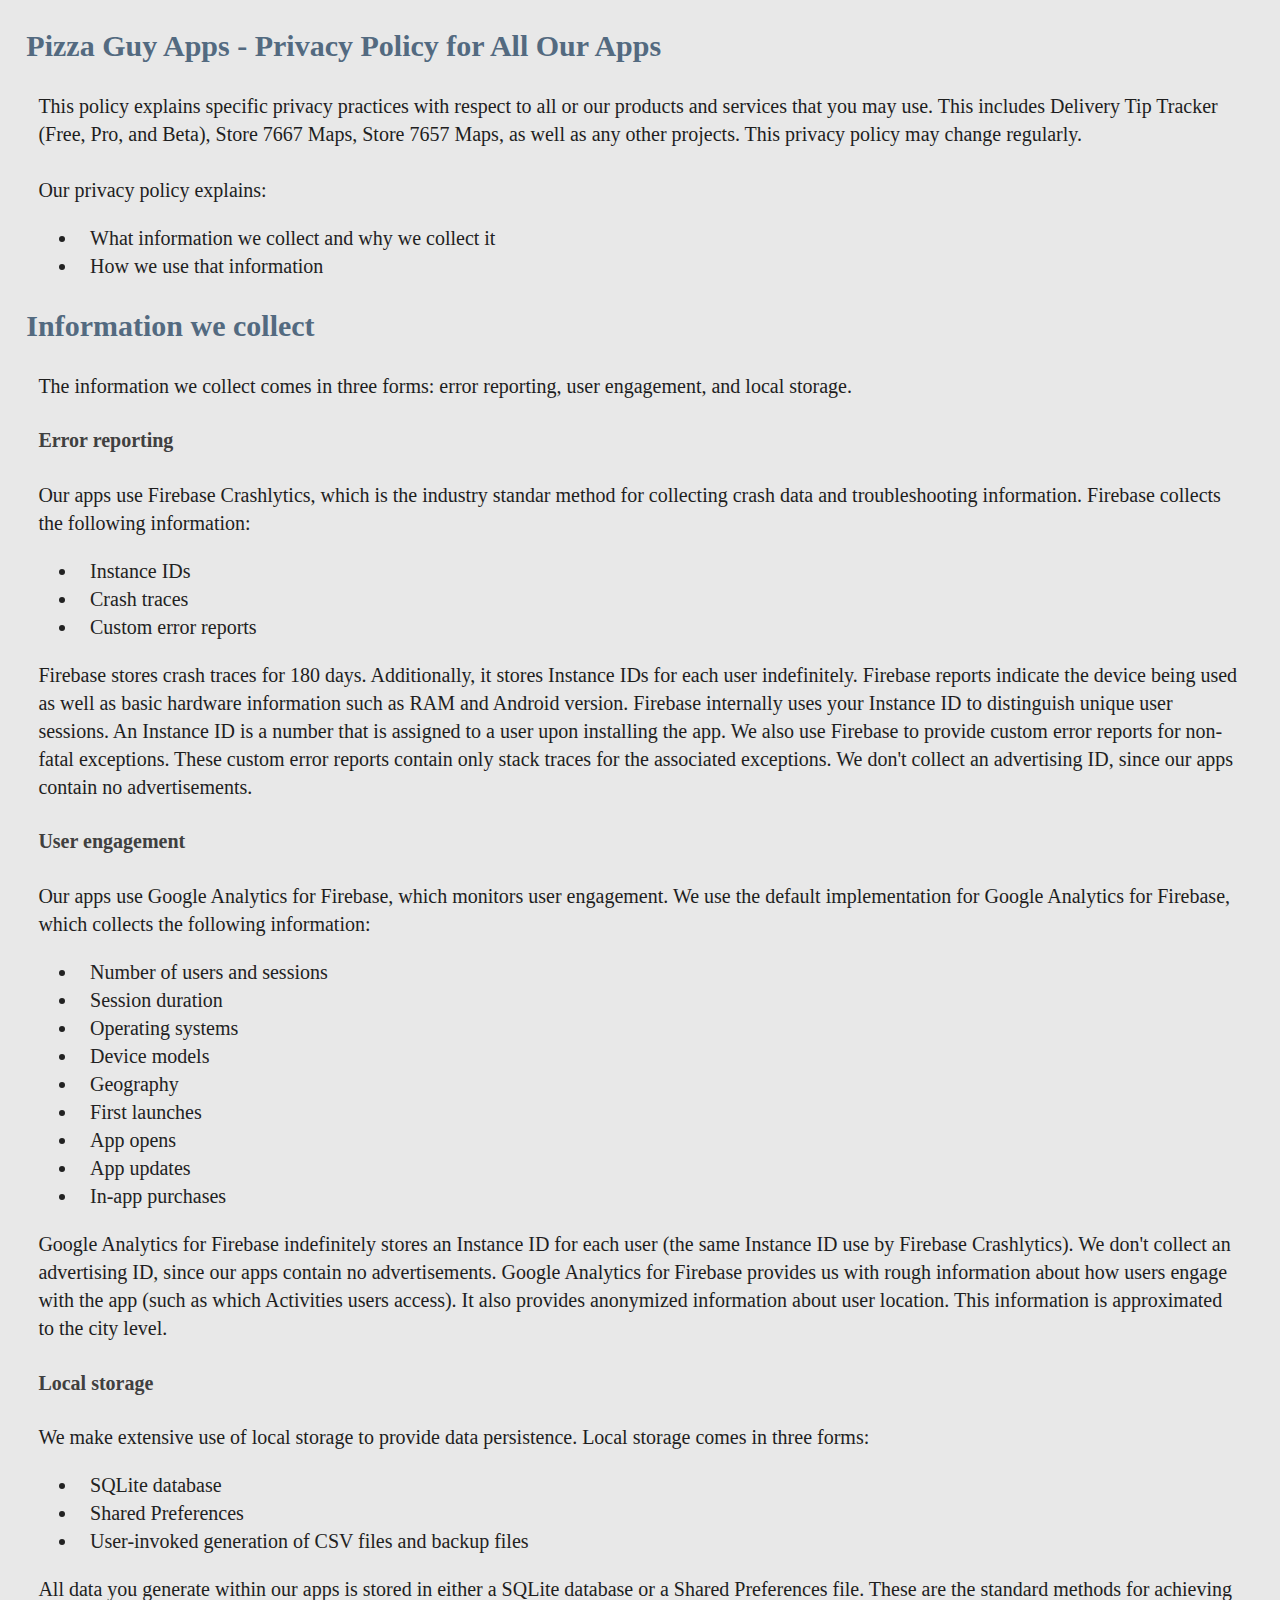
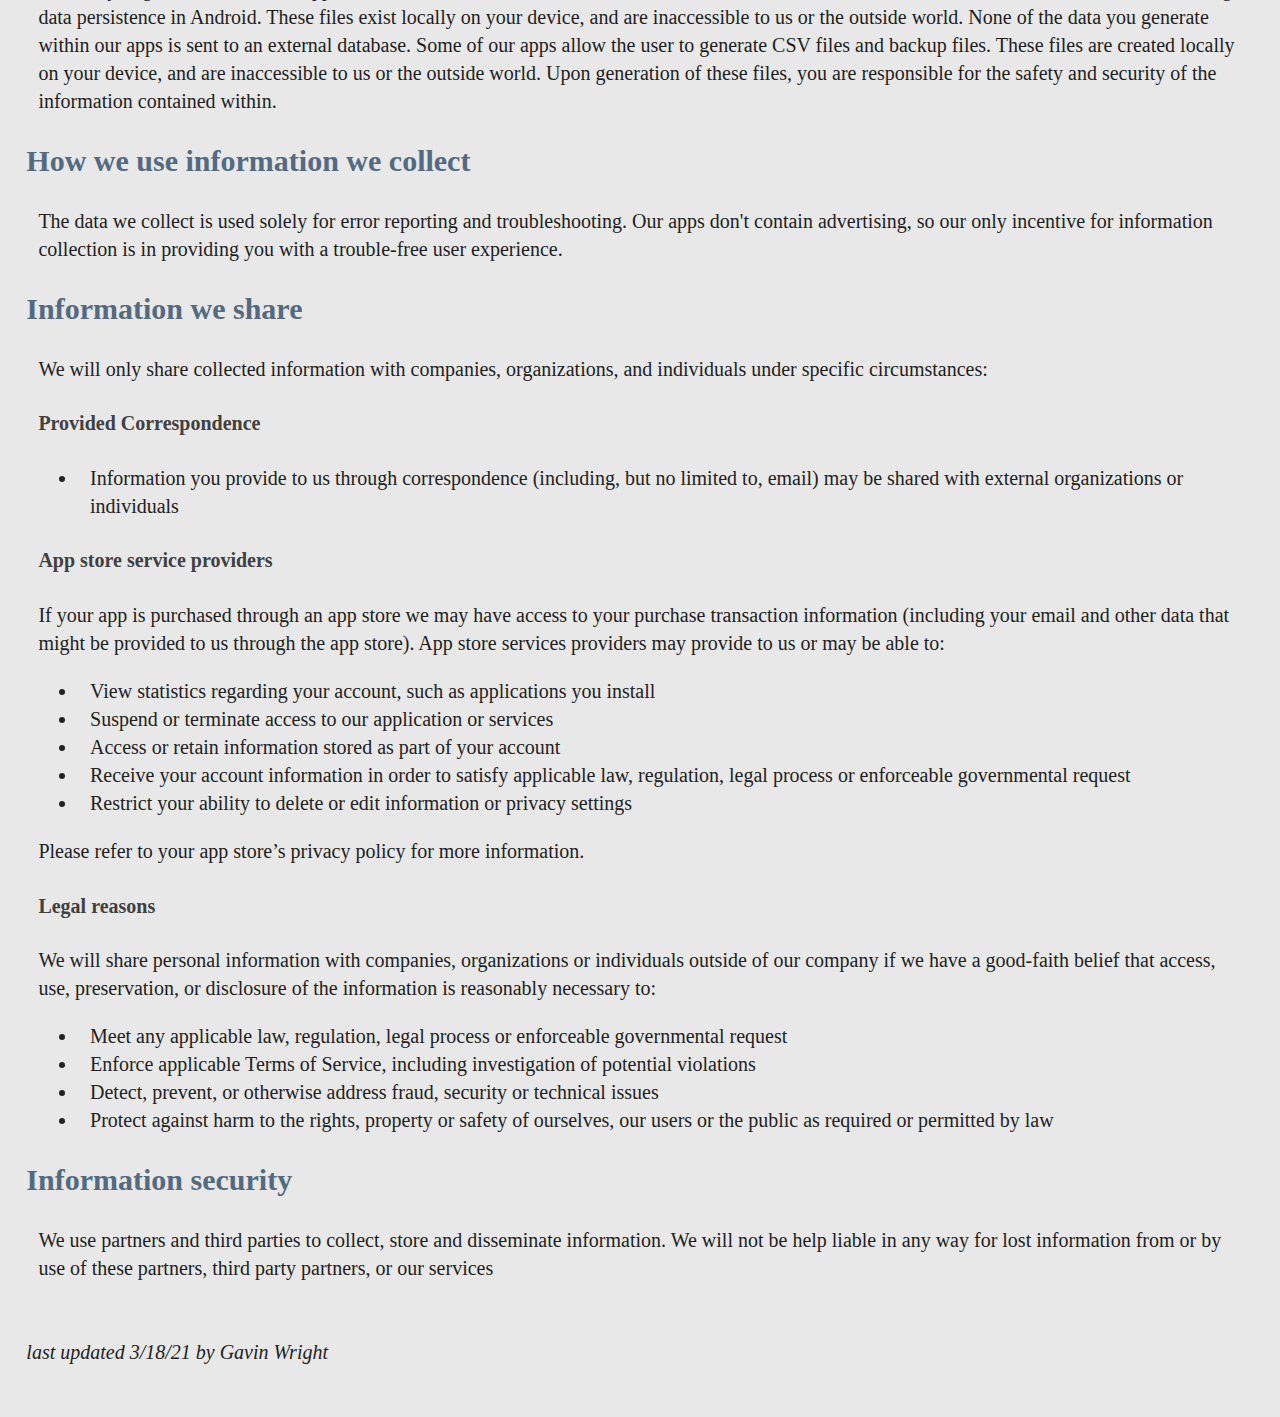
<file: privacy-policy.html>
<!DOCTYPE html>
<html lang="en">
<head>
    <meta charset="UTF-8">
    <title>Privacy Policy</title>
    <link rel="stylesheet" href="css/privacy_policy.css">
</head>
<body>

<h2>Pizza Guy Apps - Privacy Policy for All Our Apps</h2>

<div>This policy explains specific privacy practices with respect to all or our products and services that you may use. This includes Delivery Tip Tracker (Free, Pro, and Beta), Store 7667 Maps, Store 7657 Maps, as well as any other projects. This privacy policy may change regularly.</div>

<br>

<div>Our privacy policy explains:</div>

<ul>
    <li>What information we collect and why we collect it</li>
    <li>How we use that information</li>
</ul>

<h2>Information we collect</h2>

<div>The information we collect comes in three forms: error reporting, user engagement, and local storage.</div>

<h4>Error reporting</h4>

<div>Our apps use Firebase Crashlytics, which is the industry standar method for collecting crash data and troubleshooting information.
    Firebase collects the following information:</div>

<ul>
    <li>Instance IDs</li>
    <li>Crash traces</li>
    <li>Custom error reports</li>
</ul>

<div>Firebase stores crash traces for 180 days. Additionally, it stores Instance IDs for each user indefinitely. Firebase reports indicate the device being used as well as basic
    hardware information such as RAM and Android version. Firebase internally uses your Instance ID to distinguish unique user sessions. An Instance ID is a number that is assigned to a user
    upon installing the app. We also use Firebase to provide custom error reports for non-fatal exceptions. These custom error reports contain only stack traces for the associated exceptions.
    We don't collect an advertising ID, since our apps contain no advertisements.</div>


<h4>User engagement</h4>

    <div>Our apps use Google Analytics for Firebase, which monitors user engagement. We use the default implementation for Google Analytics for Firebase, which collects the following information:</div>

<ul>
    <li>Number of users and sessions</li>
    <li>Session duration</li>
    <li>Operating systems</li>
    <li>Device models</li>
    <li>Geography</li>
    <li>First launches</li>
    <li>App opens</li>
    <li>App updates</li>
    <li>In-app purchases</li>
</ul>

    <div>Google Analytics for Firebase indefinitely stores an Instance ID for each user (the same Instance ID use by Firebase Crashlytics).
        We don't collect an advertising ID, since our apps contain no advertisements. Google Analytics for Firebase provides us with rough information about how users engage with the app (such as which
        Activities users access). It also provides anonymized information about user location. This information is approximated to the city level.
    </div>

<h4>Local storage</h4>

<div>We make extensive use of local storage to provide data persistence. Local storage comes in three forms:</div>

<ul>
    <li>SQLite database</li>
    <li>Shared Preferences</li>
    <li>User-invoked generation of CSV files and backup files</li>
</ul>

<div>All data you generate within our apps is stored in either a SQLite database or a Shared Preferences file. These are the standard methods for achieving data persistence in Android.
    These files exist locally on your device, and are inaccessible to us or the outside world. None of the data you generate within our apps is sent to an external database.
    Some of our apps allow the user to generate CSV files and backup files. These files are created locally on your device, and are inaccessible to us or the outside world. Upon generation
    of these files, you are responsible for the safety and security of the information contained within.</div>

<h2>How we use information we collect</h2>

<div>The data we collect is used solely for error reporting and troubleshooting. Our apps don't contain advertising, so our only incentive for information collection is in providing you
with a trouble-free user experience.</div>

<h2>Information we share</h2>

<div>We will only share collected information with companies, organizations, and individuals under specific circumstances:</div>

<h4>Provided Correspondence</h4>

<ul>
    <li>Information you provide to us through correspondence (including, but no limited to, email) may be shared with external organizations or individuals</li>
</ul>

<h4>App store service providers</h4>

<div>If your app is purchased through an app store we may have access to your purchase transaction information (including your email and other data that might be provided to us through the app store).
    App store services providers may provide to us or may be able to:</div>

<ul>
    <li>View statistics regarding your account, such as applications you install
    <li>Suspend or terminate access to our application or services</li>
    <li>Access or retain information stored as part of your account</li>
    <li>Receive your account information in order to satisfy applicable law, regulation, legal process or enforceable governmental request</li>
    <li>Restrict your ability to delete or edit information or privacy settings</li>
</ul>

<div>Please refer to your app store’s privacy policy for more information.</div>

<h4>Legal reasons</h4>

<div>We will share personal information with companies, organizations or individuals outside of our company
    if we have a good-faith belief that access, use, preservation, or disclosure of the information is reasonably necessary to:</div>

<ul>
    <li>Meet any applicable law, regulation, legal process or enforceable governmental request</li>
    <li>Enforce applicable Terms of Service, including investigation of potential violations</li>
    <li>Detect, prevent, or otherwise address fraud, security or technical issues</li>
    <li>Protect against harm to the rights, property or safety of ourselves, our users or the public as required or permitted by law</li>
</ul>

<h2>Information security</h2>

<div>We use partners and third parties to collect, store and disseminate information.  We will not be help liable in any way for lost information from or by use of these partners,
    third party partners, or our services</div>

<br><br>

<i>last updated 3/18/21 by Gavin Wright</i>

</body>
</html>
</file>
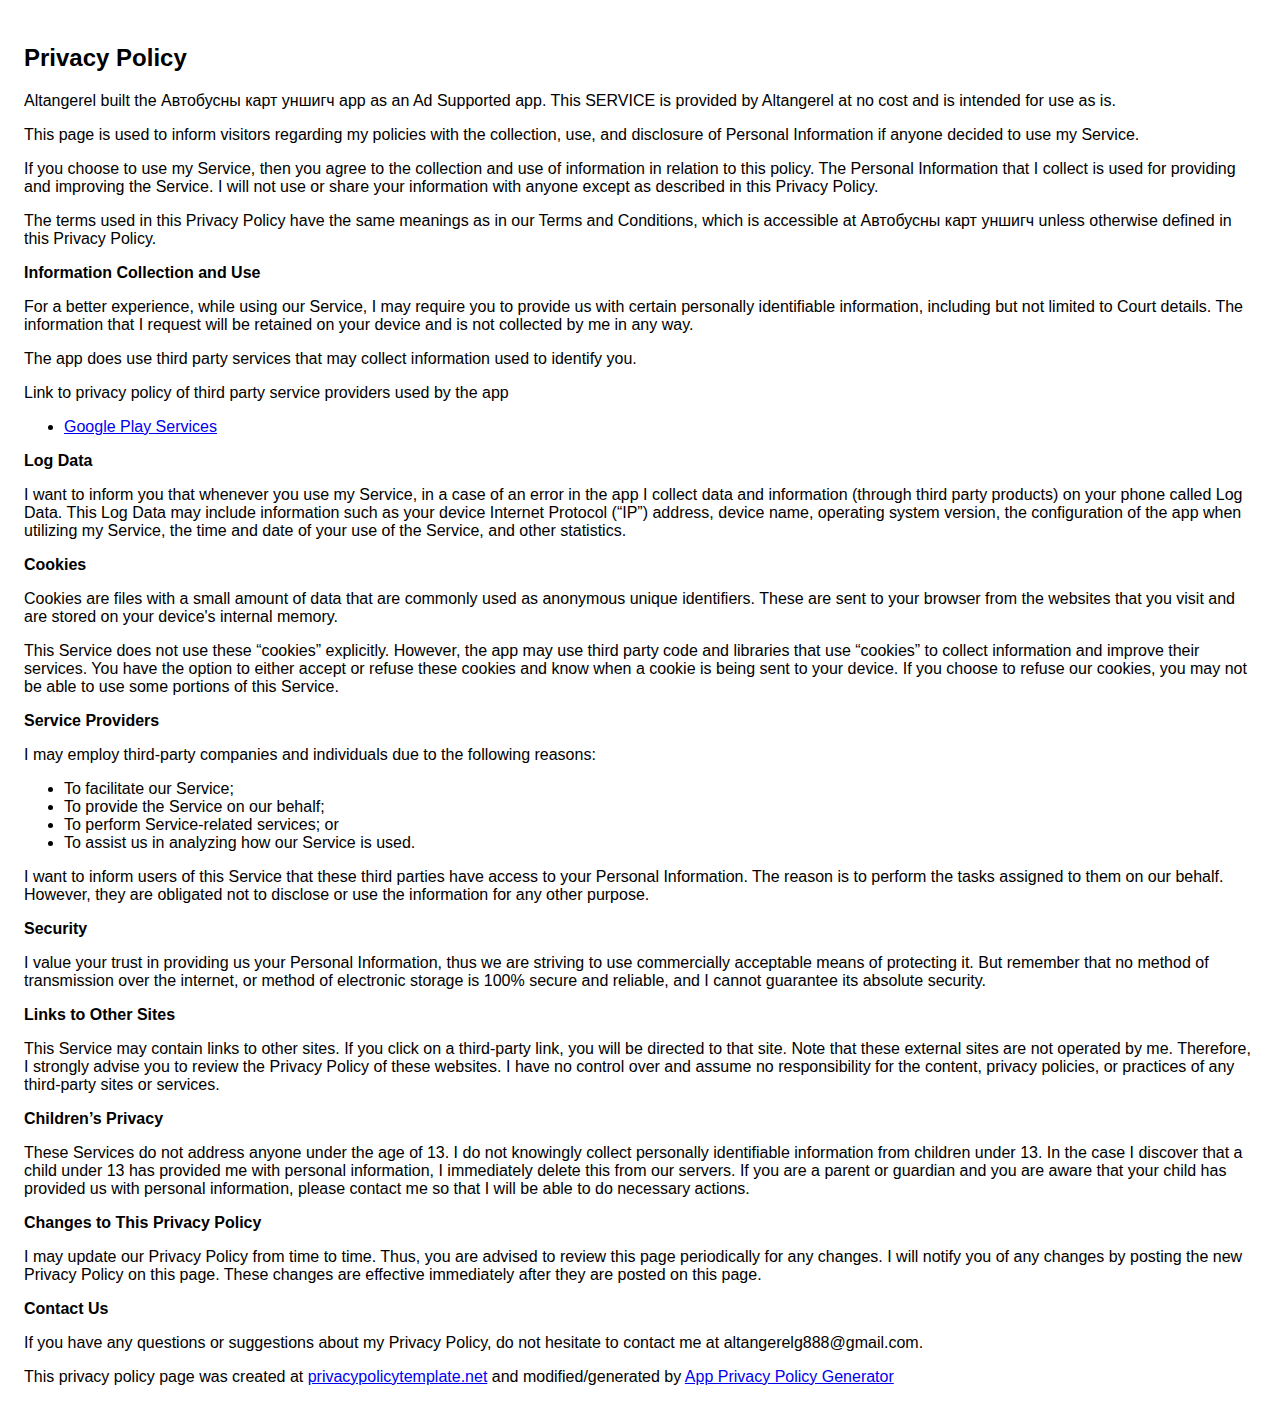
<file: privacy_policy_umoney.html>
<!DOCTYPE html>
    <html>
    <head>
      <meta charset='utf-8'>
      <meta name='viewport' content='width=device-width'>
      <title>Privacy Policy</title>
      <style> body { font-family: 'Helvetica Neue', Helvetica, Arial, sans-serif; padding:1em; } </style>
    </head>
    <body>
    <h2>Privacy Policy</h2> <p>
                    Altangerel built the Автобусны карт уншигч app as
                    an Ad Supported app. This SERVICE is provided by
                    Altangerel at no cost and is intended for
                    use as is.
                  </p> <p>
                    This page is used to inform visitors regarding
                    my policies with the collection, use, and
                    disclosure of Personal Information if anyone decided to use
                    my Service.
                  </p> <p>
                    If you choose to use my Service, then you agree
                    to the collection and use of information in relation to this
                    policy. The Personal Information that I collect is
                    used for providing and improving the Service.
                    I will not use or share your
                    information with anyone except as described in this Privacy
                    Policy.
                  </p> <p>
                    The terms used in this Privacy Policy have the same meanings
                    as in our Terms and Conditions, which is accessible at
                    Автобусны карт уншигч unless otherwise defined in this Privacy
                    Policy.
                  </p> <p><strong>Information Collection and Use</strong></p> <p>
                    For a better experience, while using our Service,
                    I may require you to provide us with certain
                    personally identifiable information, including but not limited to Court details. The
                    information that I request will be
                    retained on your device and is not collected by me in any way.
                  </p> <p>
                    The app does use third party services that may collect
                    information used to identify you.
                  </p> <div><p>
                      Link to privacy policy of third party service providers
                      used by the app
                    </p> <ul><li><a href="https://www.google.com/policies/privacy/" target="_blank">Google Play Services</a></li><!----><!----><!----><!----><!----><!----><!----><!----><!----><!----></ul></div> <p><strong>Log Data</strong></p> <p>
                    I want to inform you that whenever
                    you use my Service, in a case of an error in the
                    app I collect data and information (through third
                    party products) on your phone called Log Data. This Log Data
                    may include information such as your device Internet
                    Protocol (“IP”) address, device name, operating system
                    version, the configuration of the app when utilizing
                    my Service, the time and date of your use of the
                    Service, and other statistics.
                  </p> <p><strong>Cookies</strong></p> <p>
                    Cookies are files with a small amount of data that are
                    commonly used as anonymous unique identifiers. These are
                    sent to your browser from the websites that you visit and
                    are stored on your device's internal memory.
                  </p> <p>
                    This Service does not use these “cookies” explicitly.
                    However, the app may use third party code and libraries that
                    use “cookies” to collect information and improve their
                    services. You have the option to either accept or refuse
                    these cookies and know when a cookie is being sent to your
                    device. If you choose to refuse our cookies, you may not be
                    able to use some portions of this Service.
                  </p> <p><strong>Service Providers</strong></p> <p>
                    I may employ third-party companies
                    and individuals due to the following reasons:
                  </p> <ul><li>To facilitate our Service;</li> <li>To provide the Service on our behalf;</li> <li>To perform Service-related services; or</li> <li>To assist us in analyzing how our Service is used.</li></ul> <p>
                    I want to inform users of this
                    Service that these third parties have access to your
                    Personal Information. The reason is to perform the tasks
                    assigned to them on our behalf. However, they are obligated
                    not to disclose or use the information for any other
                    purpose.
                  </p> <p><strong>Security</strong></p> <p>
                    I value your trust in providing us
                    your Personal Information, thus we are striving to use
                    commercially acceptable means of protecting it. But remember
                    that no method of transmission over the internet, or method
                    of electronic storage is 100% secure and reliable, and
                    I cannot guarantee its absolute security.
                  </p> <p><strong>Links to Other Sites</strong></p> <p>
                    This Service may contain links to other sites. If you click
                    on a third-party link, you will be directed to that site.
                    Note that these external sites are not operated by
                    me. Therefore, I strongly advise you to
                    review the Privacy Policy of these websites.
                    I have no control over and assume no
                    responsibility for the content, privacy policies, or
                    practices of any third-party sites or services.
                  </p> <p><strong>Children’s Privacy</strong></p> <p>
                    These Services do not address anyone under the age of 13.
                    I do not knowingly collect personally
                    identifiable information from children under 13. In the case
                    I discover that a child under 13 has provided
                    me with personal information,
                    I immediately delete this from our servers. If you
                    are a parent or guardian and you are aware that your child
                    has provided us with personal information, please contact
                    me so that I will be able to do
                    necessary actions.
                  </p> <p><strong>Changes to This Privacy Policy</strong></p> <p>
                    I may update our Privacy Policy from
                    time to time. Thus, you are advised to review this page
                    periodically for any changes. I will
                    notify you of any changes by posting the new Privacy Policy
                    on this page. These changes are effective immediately after
                    they are posted on this page.
                  </p> <p><strong>Contact Us</strong></p> <p>
                    If you have any questions or suggestions about
                    my Privacy Policy, do not hesitate to contact
                    me at altangerelg888@gmail.com.
                  </p> <p>
                    This privacy policy page was created at
                    <a href="https://privacypolicytemplate.net" target="_blank">privacypolicytemplate.net</a>
                    and modified/generated by
                    <a href="https://app-privacy-policy-generator.firebaseapp.com/" target="_blank">App Privacy Policy Generator</a></p>
    </body>
    </html>
</file>
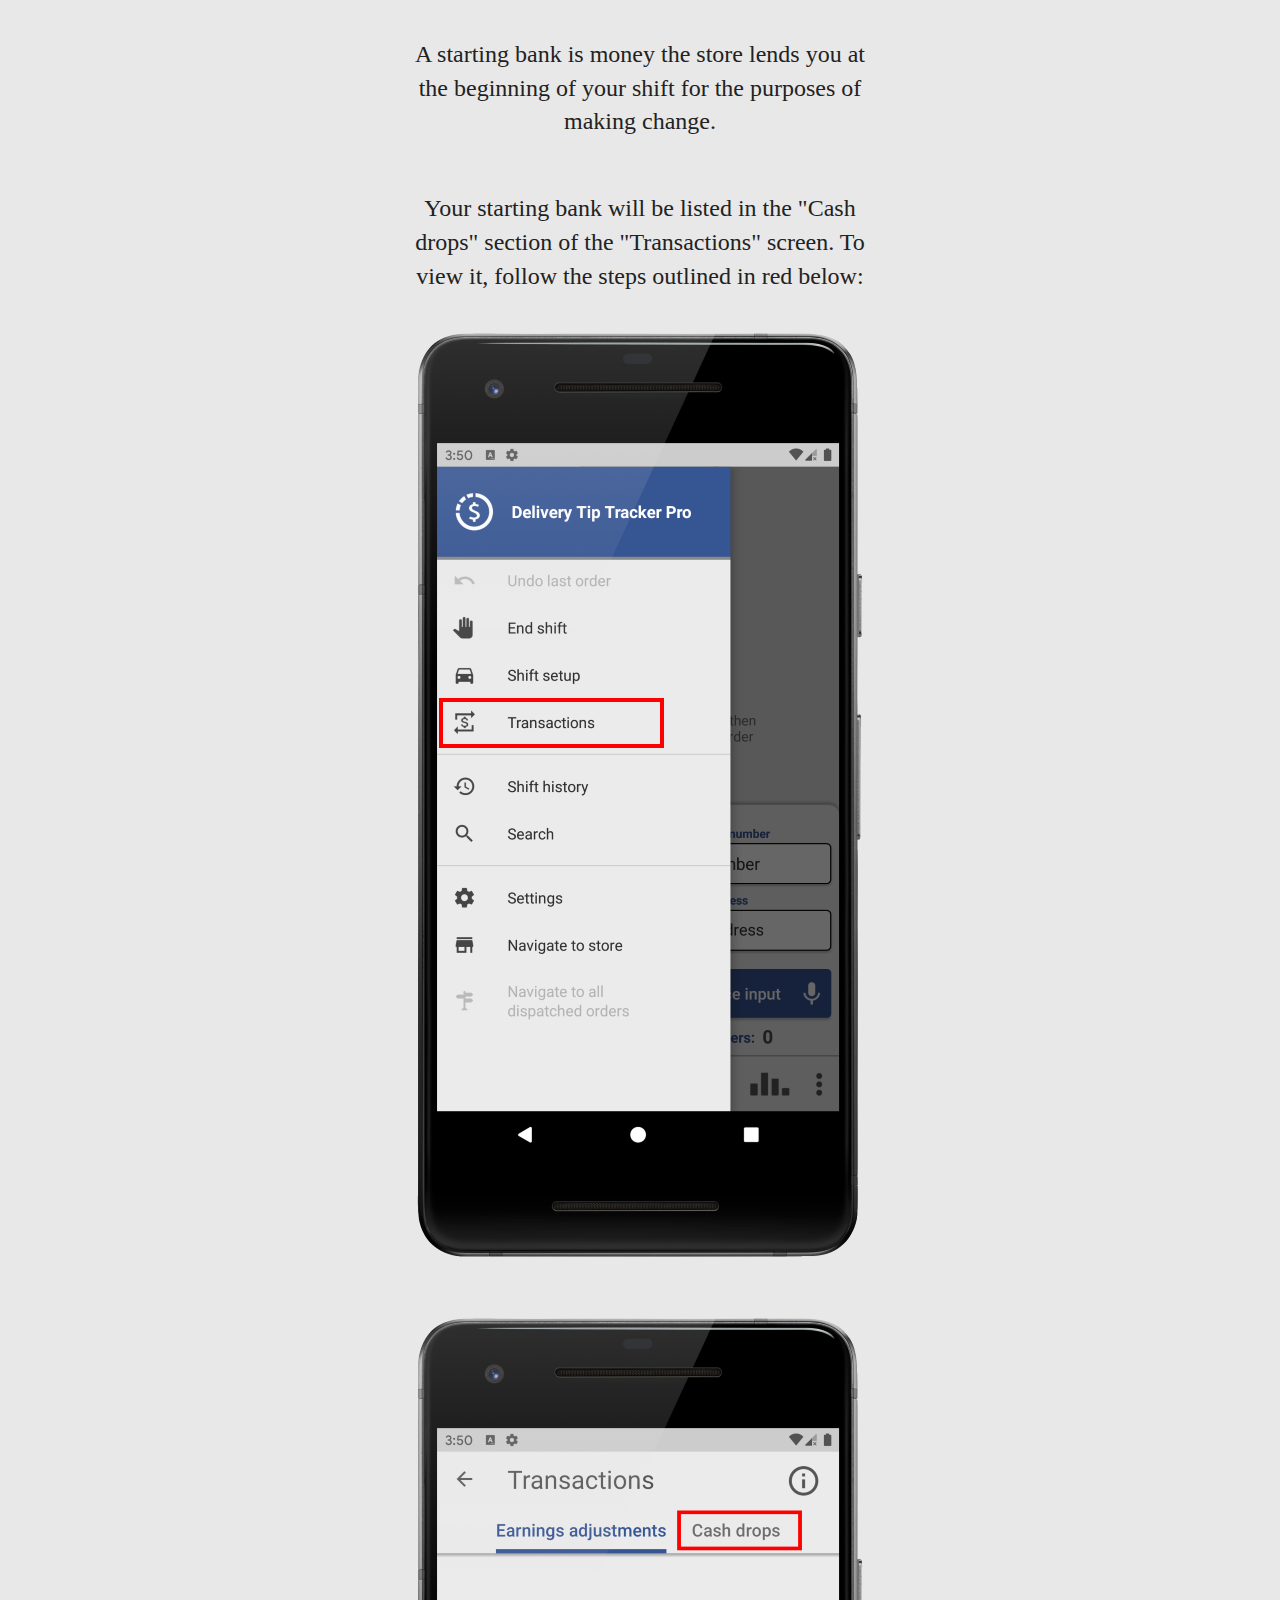
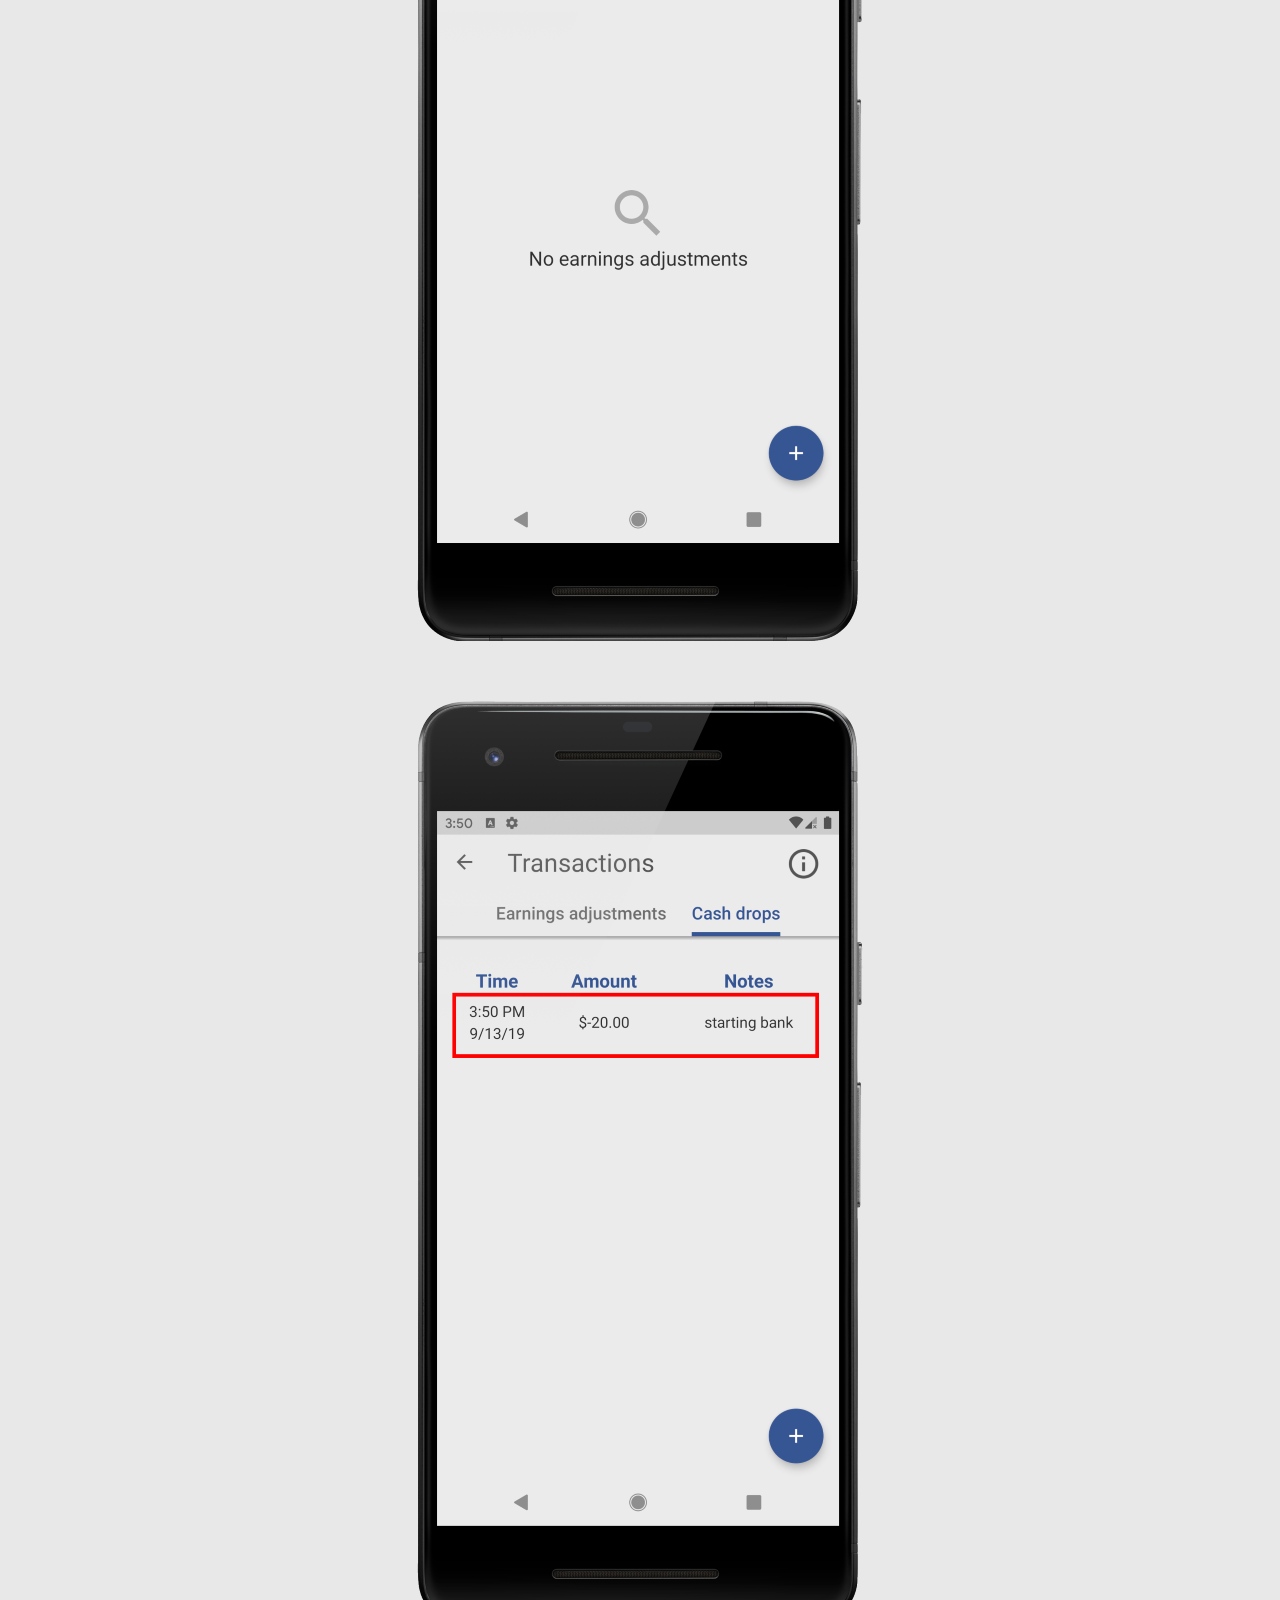
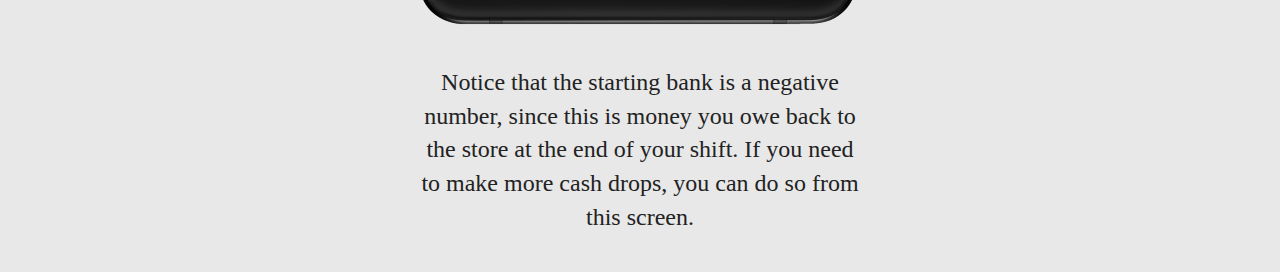
<file: starting-bank-instructions.html>
<!DOCTYPE html>
<html lang="en">
<head>
    <meta charset="UTF-8">
    <title>Calculate mileage using odometer readings</title>
    <link rel="stylesheet" href="css/delivery-tip-tracker-instructions.css">
    <meta name="viewport" content="width=device-width, initial-scale=1">

</head>
<body>

<p>A starting bank is money the store lends you at the beginning of your shift for the purposes of making change.</p>

<br />

<p>Your starting bank will be listed in the "Cash drops" section of the "Transactions" screen. To view it, follow the steps 
outlined in red below:</p>

<img class="img-no-caption" src="img/starting-bank-instructions/1.png"/>
<img class="img-no-caption" src="img/starting-bank-instructions/2.png"/>
<img class="img-no-caption" src="img/starting-bank-instructions/3.png"/>

<p>Notice that the starting bank is a negative number, since this is money you owe back to the store at the end of your shift. 
    If you need to make more cash drops, you can do so from this screen.</p>


<script src="https://code.jquery.com/jquery-1.12.0.min.js"></script>
<script>window.jQuery || document.write('<script src="js/vendor/jquery-1.12.0.min.js"><\/script>')</script>
<script src="js/plugins.js"></script>



</body>


</html>
</file>
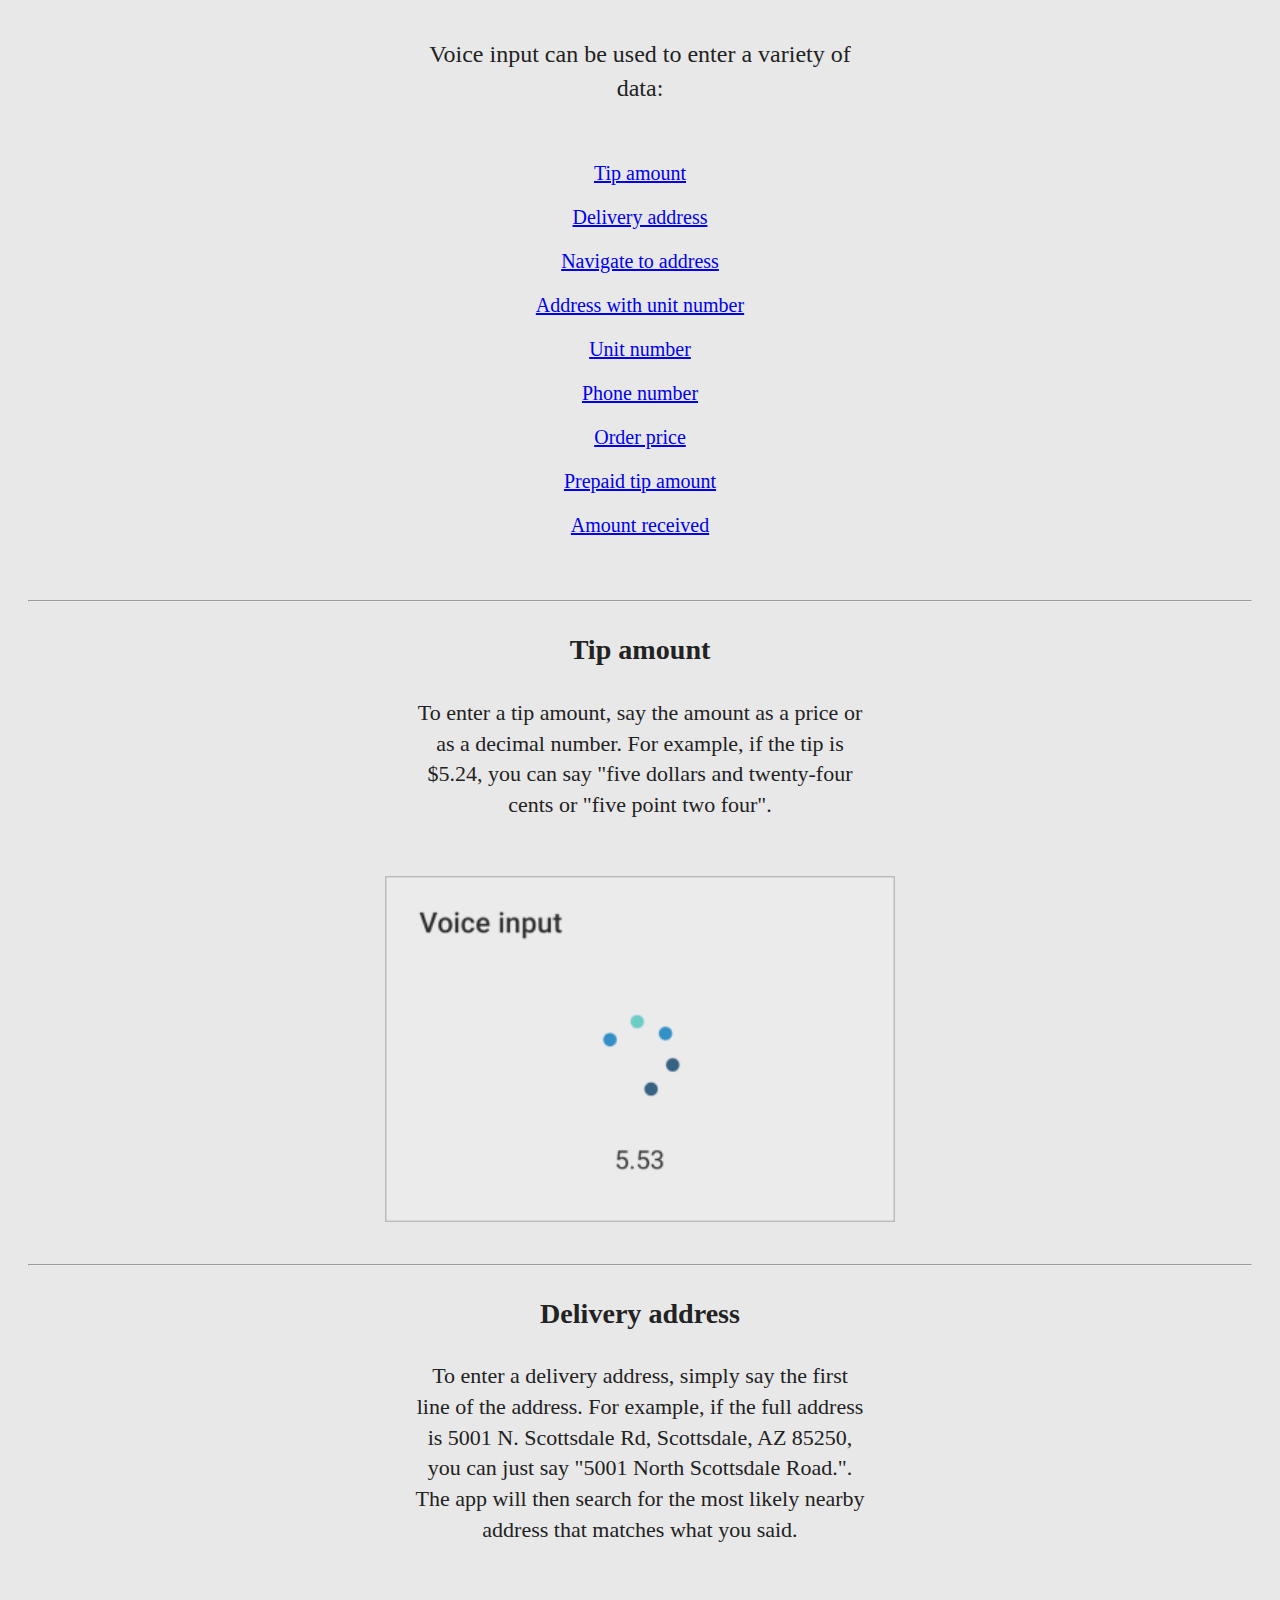
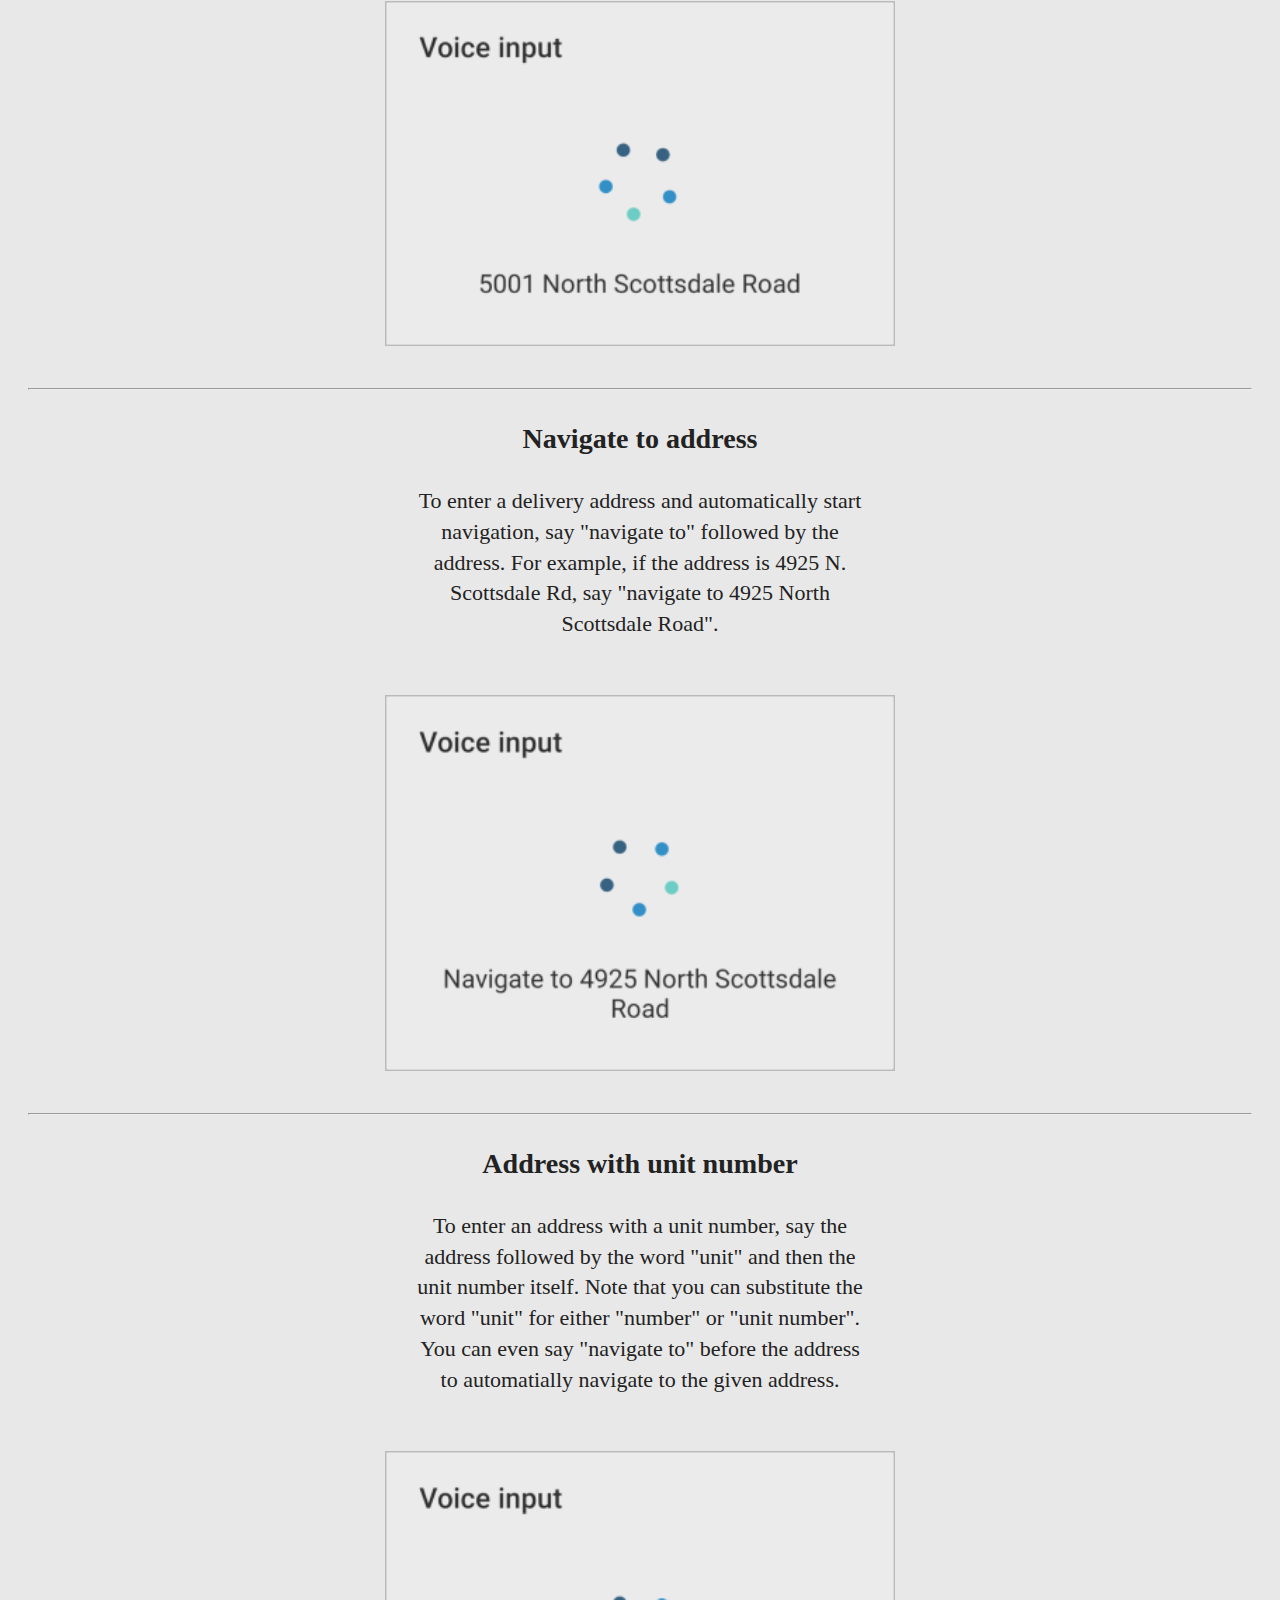
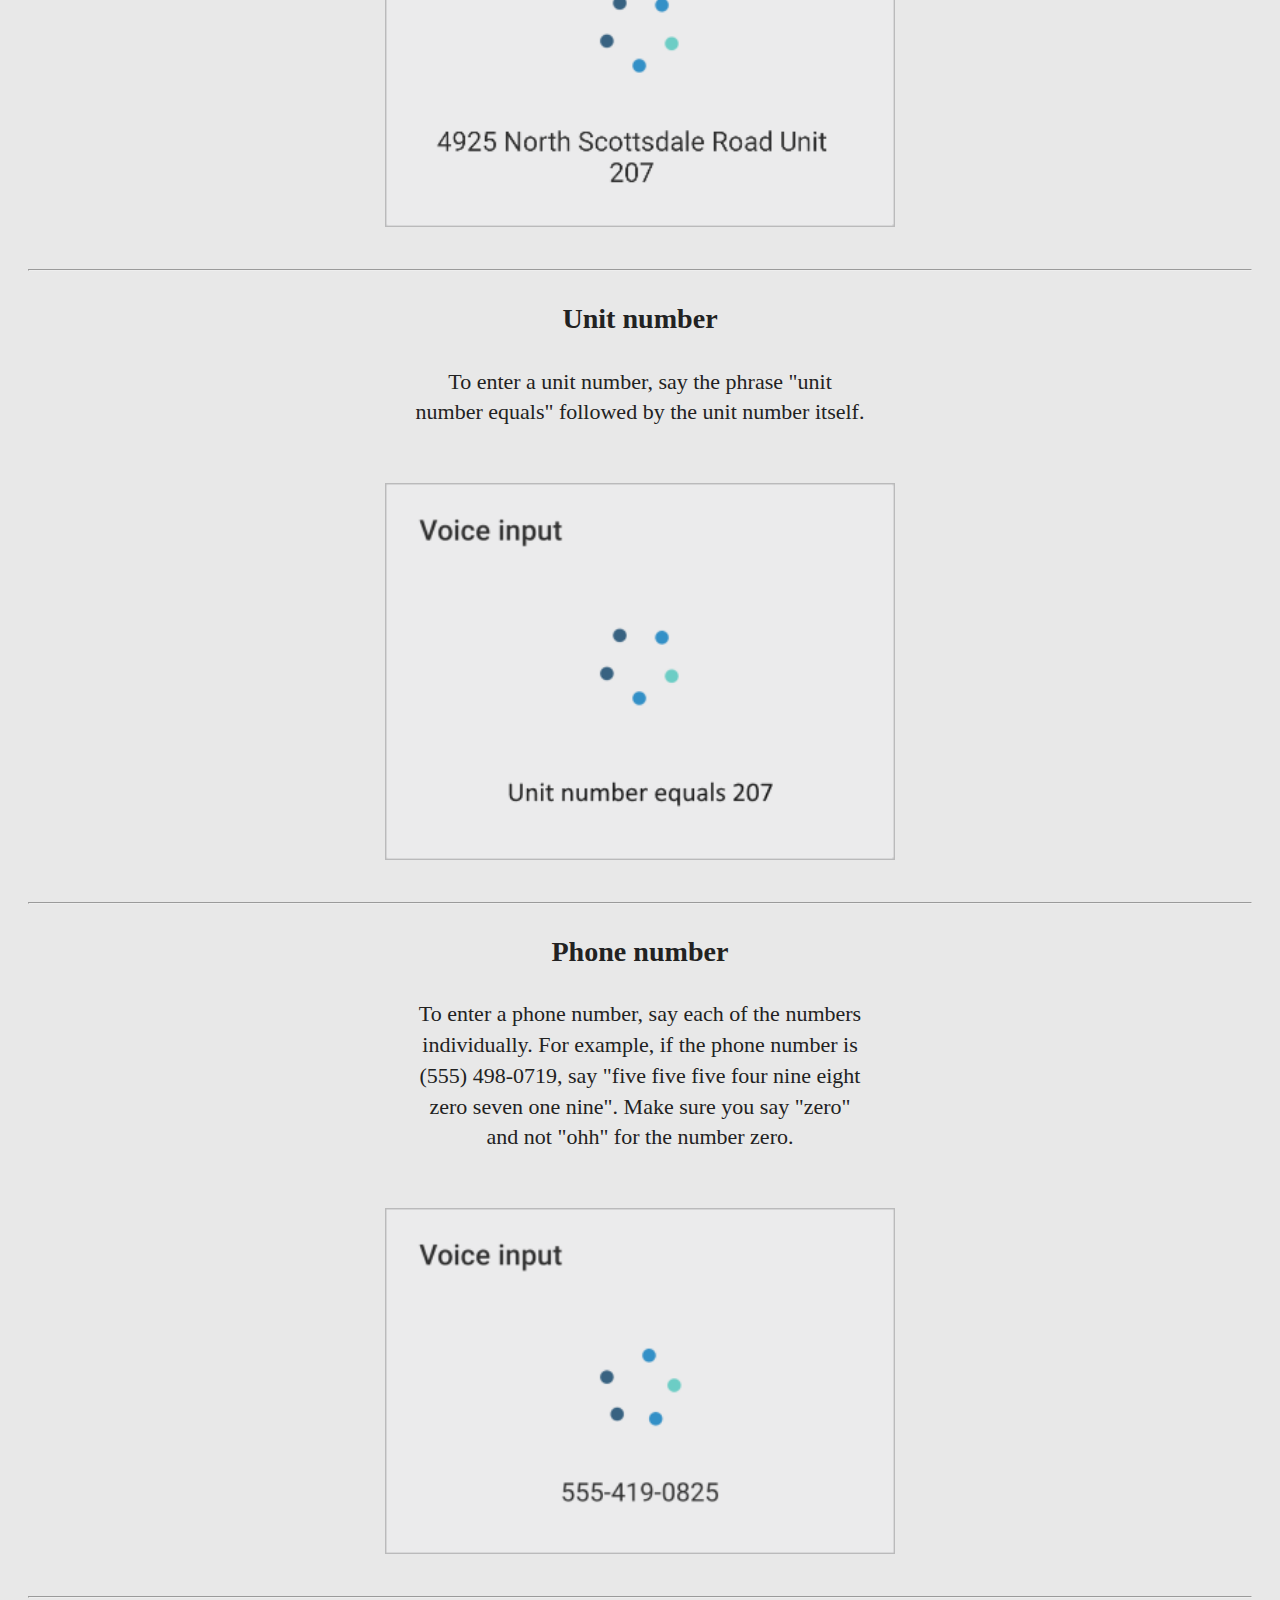
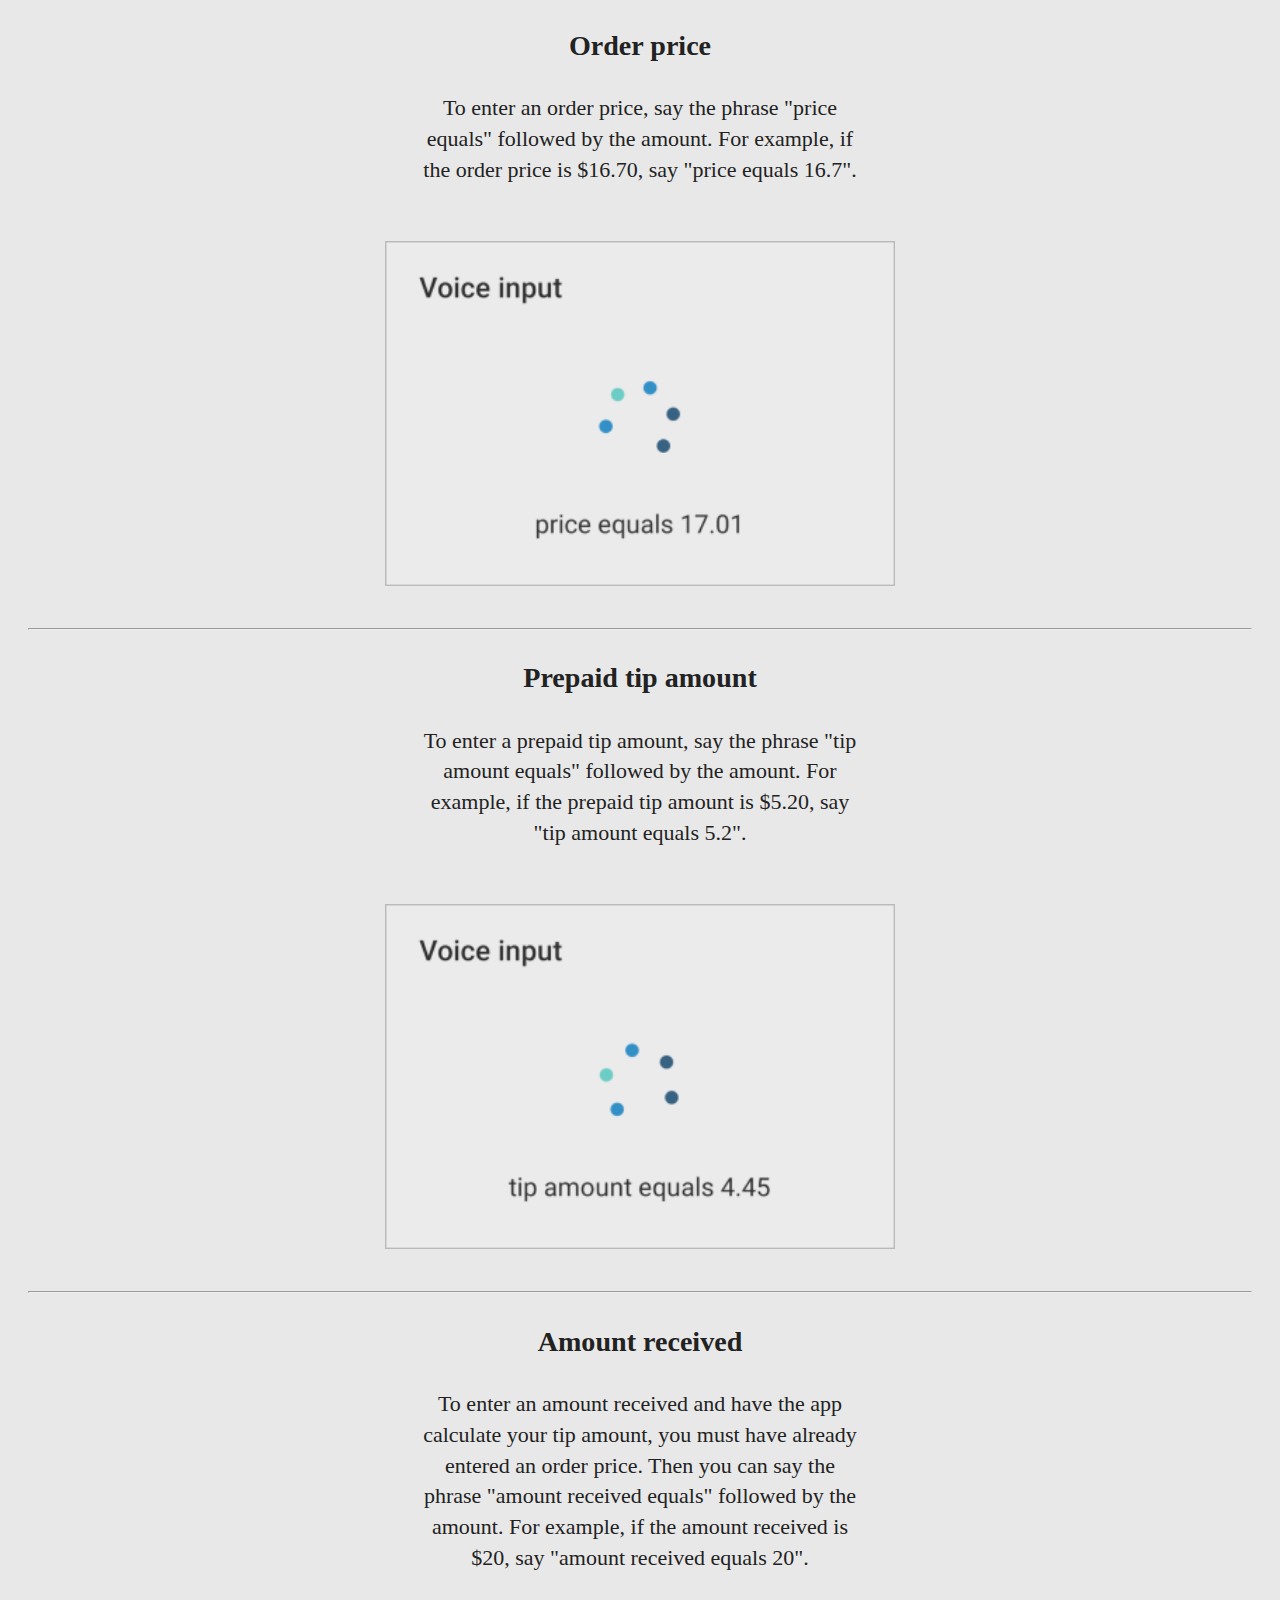
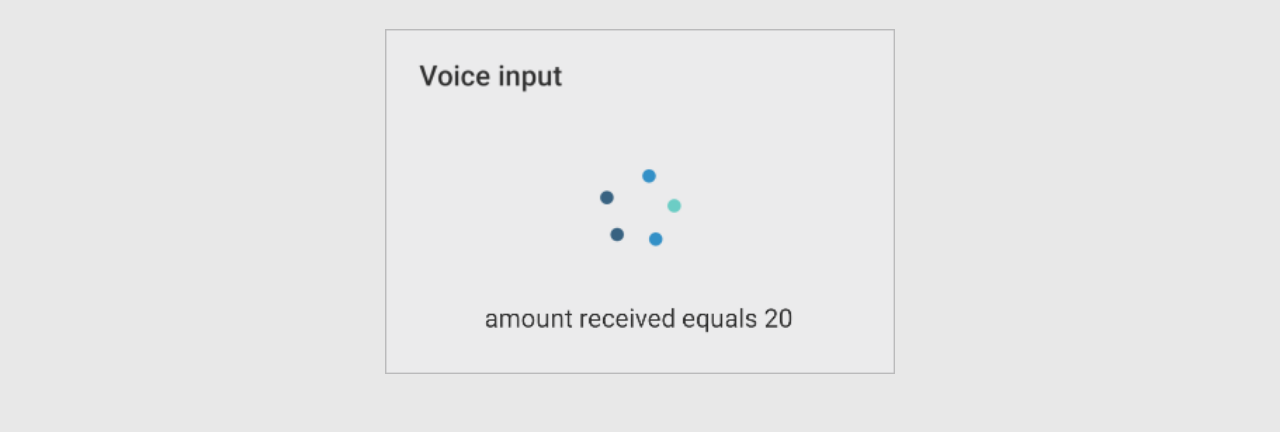
<file: voice-input-instructions.html>
<!DOCTYPE html>
<html lang="en">
<head>
    <meta charset="UTF-8">
    <title>Delivery Tip Tracker voice instructions</title>
    <link rel="stylesheet" href="css/delivery-tip-tracker-instructions.css">
    <meta name="viewport" content="width=device-width, initial-scale=1">

</head>
<body>

<p>Voice input can be used to enter a variety of data:</p>
    
<br>
<p class="toc"><a href="#1">Tip amount</a></p>
<p class="toc"><a href="#2">Delivery address</a></p>
<p class="toc"><a href="#3">Navigate to address</a></p>
<p class="toc"><a href="#4">Address with unit number</a></p>
<p class="toc"><a href="#5">Unit number</a></p>
<p class="toc"><a href="#6">Phone number</a></p>
<p class="toc"><a href="#7">Order price</a></p>
<p class="toc"><a href="#8">Prepaid tip amount</a></p>
<p class="toc"><a href="#9">Amount received</a></p>
<br>
    
<hr>
<a name="1"></a>
<h3 style="text-align:center">Tip amount</h3>
<p class="caption">To enter a tip amount, say the amount as a price or as a decimal number. For example, if the tip is
    $5.24, you can say "five dollars and twenty-four cents or "five point two four".</p>
<img class="img-with-caption" src="img/voice-input-instructions/tip_amount.png"/>

<hr>
    
<a name="2"></a>
<h3 style="text-align:center">Delivery address</h3>
<p class="caption">To enter a delivery address, simply say the first line of the address. For example, if the full
    address is 5001 N. Scottsdale Rd, Scottsdale, AZ 85250, you can just say "5001 North Scottsdale Road.". The app will
    then search for the most likely nearby address that matches what you said.</p>
<img class="img-with-caption" src="img/voice-input-instructions/delivery_address.png"/>

<hr>
    
<a name="3"></a>    
<h3 style="text-align:center">Navigate to address</h3>
<p class="caption">To enter a delivery address and automatically start navigation, say "navigate to" followed by the address. 
    For example, if the address is 4925 N. Scottsdale Rd, say "navigate to 4925 North Scottsdale Road".</p>
<img class="img-with-caption" src="img/voice-input-instructions/navigate_to_address.png"/>

<hr>

<a name="4"></a>    
<h3 style="text-align:center">Address with unit number</h3>
<p class="caption">To enter an address with a unit number, say the address followed by the word "unit" and then the unit number itself. Note that you can substitute the word "unit" for either "number" or "unit number". You can even say "navigate to" before the address to automatially navigate to the given address.</p>
<img class="img-with-caption" src="img/voice-input-instructions/address_with_unit_number.png"/>

<hr>

<a name="5"></a>    
<h3 style="text-align:center">Unit number</h3>
<p class="caption">To enter a unit number, say the phrase "unit number equals" followed by the unit number itself.</p>
<img class="img-with-caption" src="img/voice-input-instructions/unit_number.png"/>

<hr>
    
<a name="6"></a>
<h3 style="text-align:center">Phone number</h3>
<p class="caption">To enter a phone number, say each of the numbers individually. For example, if the phone number is
    (555) 498-0719, say "five five five four nine eight zero seven one nine". Make sure you say "zero" and not "ohh" for the number zero.</p>
<img class="img-with-caption" src="img/voice-input-instructions/phone_number.png"/>

<hr>
    
<a name="7"></a>
<h3 style="text-align:center">Order price</h3>
<p class="caption">To enter an order price, say the phrase "price equals" followed by the amount. For example, if the
    order price is $16.70, say "price equals 16.7".</p>
<img class="img-with-caption" src="img/voice-input-instructions/order_price.png"/>

<hr>
    
<a name="8"></a>
<h3 style="text-align:center">Prepaid tip amount</h3>
<p class="caption">To enter a prepaid tip amount, say the phrase "tip amount equals" followed by the amount. For
    example, if the prepaid tip amount is $5.20, say "tip amount equals 5.2".</p>
<img class="img-with-caption" src="img/voice-input-instructions/prepaid_tip_amount.png"/>
    
<hr>
    
<a name="9"></a>
<h3 style="text-align:center">Amount received</h3>
<p class="caption">To enter an amount received and have the app calculate your tip amount, you must have already entered an 
    order price. Then you can say the phrase "amount received equals" followed by the amount. For example, if the 
    amount received is $20, say "amount received equals 20".</p>
<img class="img-with-caption" src="img/voice-input-instructions/amount_received.png"/>
   

<script src="https://code.jquery.com/jquery-1.12.0.min.js"></script>
<script>window.jQuery || document.write('<script src="js/vendor/jquery-1.12.0.min.js"><\/script>')</script>
<script src="js/plugins.js"></script>


</body>


</html>
</file>
<file: css/main.css>
/*! HTML5 Boilerplate v5.3.0 | MIT License | https://html5boilerplate.com/ */


/*
 * What follows is the result of much research on cross-browser styling.
 * Credit left inline and big thanks to Nicolas Gallagher, Jonathan Neal,
 * Kroc Camen, and the H5BP dev community and team.
 */

/* ==========================================================================
   Base styles: opinionated defaults
   ========================================================================== */

   html {
    color: #222;
    font-size: 1em;
    line-height: 1.4;
}

/*
 * Remove text-shadow in selection highlight:
 * https://twitter.com/miketaylr/status/12228805301
 *
 * These selection rule sets have to be separate.
 * Customize the background color to match your design.
 */

 ::-moz-selection {
    background: #b3d4fc;
    text-shadow: none;
}

::selection {
    background: #b3d4fc;
    text-shadow: none;
}

/*
 * A better looking default horizontal rule
 */

 hr {
    display: block;
    height: 1px;
    border: 0;
    border-top: 1px solid #ccc;
    margin: 1em 0;
    padding: 0;
}

/*
 * Remove the gap between audio, canvas, iframes,
 * images, videos and the bottom of their containers:
 * https://github.com/h5bp/html5-boilerplate/issues/440
 */

 audio,
 canvas,
 iframe,
 img,
 svg,
 video {
    vertical-align: middle;
}

/*
 * Remove default fieldset styles.
 */

 fieldset {
    border: 0;
    margin: 0;
    padding: 0;
}

/*
 * Allow only vertical resizing of textareas.
 */

 textarea {
    resize: vertical;
}

/* ==========================================================================
   Browser Upgrade Prompt
   ========================================================================== */

   .browserupgrade {
    margin: 0.2em 0;
    background: #ccc;
    color: #000;
    padding: 0.2em 0;
}

/* ==========================================================================
   Author's custom styles
   ========================================================================== */

   @media (min-width: 1023px) and (max-width: 1199px) {  /*disable Bootstrap breakpoint between these widths for convenience*/
    .container {
        width: 1018px;
    }
}

body {
    background-color: rgba(184, 184, 184, 0.33);
    font-size: 20px;
    background-color: #bbbbbb;
    background-repeat: no-repeat;
    background-attachment: fixed;

}

.header {
    margin: 0 0 30px 0;
    color: #eee;
    background-color: #045F8C;
    box-shadow: 0 3px 3px 0 rgba(0, 0, 0, 0.2), 0 4px 4px 0 rgba(0, 0, 0, 0.19);
}

/* Make the masthead heading the same height as the navigation */
.header h3 {
    line-height: 37px;
    font-size: 30px;
    color: #eeeeee;
    margin-top: 9px;
}

ul {
    list-style: none;
    float: right;
    padding-left: 0 !important;
}

.btn {
    background-color: #c6c6c6;
    margin: 9px 0 0 0;
    color: #326e9e;
    font-weight: 500;
    font-size: 18px;
    padding: 4px 12px;

}

/*.btn:hover {
    background-color: #eee;
    }*/

    .activeBtn {
        background-color: #eee;
        color: #333;
    }

    .inactiveBtn {
        background-color: #c6c6c6;
        color: #326e9e;
    }

    .jumbotron {
        border: 1px #000000 solid;
        margin-bottom: 20px;

    }

    .intro-text {
        text-align: center;
        line-height: 1.8em;
        padding: 0 25px;
    }

    .vertical-align {
        display: flex;
        align-items: center;
    }

    .avatar {
        border: 1px #000000 solid;
        border-radius: 5px;
    }

    /* Fixes problems for extra small devices (767px and down) */
    @media (max-width: 767px) {

        h3 {
            text-align: center;
            margin-bottom: 2px;
        }

        ul {
            display: flex;
            justify-content: center;
            float: none;
            margin-bottom: 5px;
        }

        .btn {
            margin: 6px 3px 5px 3px;
        }


        .row.vertical-align {
            display: block; /* Turn off the flexible box layout so that avatar appears above intro-text */
        }

        .avatar {
            margin: 0 auto 25px auto; //centers avatar on small screen sizes
        }

        .avatar.img-responsive {
            max-width: 200px !important;
        }

    }


    .portfolio.jumbotron, .contact.jumbotron {
        padding-top: 30px;
    }

    .sortMenu {
        margin: 45px auto 30px;
        float: none;
        font-size: 21px;
        text-align: center;
    }


    @media(max-width: 370px) {
        .sortMenu {
            font-size: 18px;
        }
    }

    .sortBtn {
        color: #333;
        text-decoration: none !important;
        cursor: pointer;
    }

    .sortBtnActive {
        color: #337ab7;
    }

    .portfolio .row .img-responsive {
        border: 1px #000000 solid;
        border-radius: 5px;
        margin-bottom: 20px;
        cursor: pointer;
    }

    .image-zoom {
        position: absolute;
        right: 20px;
        top: 3px;
        width: 18px;
        cursor: pointer;
    }

    .modal-dialog{
        width: 85%;
        margin: 50px auto 50px auto;
    }



    .modal-content {
        background: white;
        max-height: 80vh;
    }

    .modal-body {
        padding: 0;

    }

    .modal-footer {
        background-color: white;
        border-bottom-right-radius: 6px;
        border-bottom-left-radius: 6px;
        font-size: 16px;
        text-align: center;
        overflow-y: auto;
        max-height: 27vh;
    }

    .modal-title {
        text-align: center;
        padding-bottom: 14px;
        font-size: 19px;
    }

    .item img {
        border-top-left-radius: 6px;
        border-top-right-radius: 6px;
        margin:auto;
        padding: 8px;

    }

    .carousel-inner>.item>a>img, .carousel-inner>.item>img {
        max-height: 55vh;
        cursor: pointer;
    }


    .carousel-control {
        opacity: 1;
        color: lightgray;
        width: 9%;
    }

    .glyphicon {
        color: lightgray;
    }

/*.glyphicon:hover {
    color: darkgray;
    }*/

    .glyphicon-chevron-right {
        right: 10% !important;
        pointer-events: none !important;
    }

    .glyphicon-chevron-left {
        left: 10% !important;
        pointer-events: none !important;
    }

/*.carousel-control:hover >*, .close:hover {
!*    opacity: 1;
    color: darkgray;*!
    color: gray;
    }*/

    .right.carousel-control, .left.carousel-control {
        background-image: none;
    }

    .right.carousel-control {
        right: -3%;
    }

    .left.carousel-control {
        left: -3%;
    }

    .close {
        top: -40px;
        right: 1px;
        position: absolute;
        z-index: 1;
        font-size: 38px;
        color: lightgray;
        opacity: 1;
        outline: none;
        pointer-events: none;
    }


    .contact-info {
        margin-top: 28px;
        font-size: 23px;
        text-align: center;
    }

    .social-link-container {
        margin-top: 30px;
    }


    .social-link-row {
        margin-top: 0px;
        margin-bottom: 18px;
    }


    @media (min-width: 445px) {
        .social-link-row {
            margin-left: auto;       
            margin-right: auto;
            width:60%;
            margin-top: 0px;
        }
    }


    /* Fixes problems for small devices (991px and down) */
    @media (max-width: 991px) {
        .social-link-row {
            margin-left: auto;       
            margin-right: auto;
            width:70%;
            margin-top: 0px;
        }

        .social-link-container {
            margin-top: 28px;
        }
    }

    .contact-link-text {
        font-size: 19px;
        line-height: 1.4em;
    }

    .contact-link-image {
        max-width: 26px;
        margin-right: 16px;
        padding-bottom: 6px;
    }

    a {
        text-decoration: none;
        font-weight: 700;
        color: #444444;
    }

    .contact div {
        line-height: 45px;
    }


    h2 {
        width: 85%;
        margin: 20px auto 15px;
        color: #666;
        font-weight: bold;
        font-size: 34px;
    }

    @media (max-width: 1022px) {
        h2 {
            text-align:center;
        }
    }

    hr.emblem-dark {
        margin: 40px auto 30px;
        padding: 0;
        width: 80%;
        border: 0;
        overflow: visible;

        border-top: solid 3px;
        text-align: center;
        border-color: #666;
    }

    hr.emblem-dark::after {
        content: "\F121";
        font-family: fontawesome;
        display: inline-block;
        position: relative;
        top: -0.77em;
        padding: 0 20px;
        font-size: 2em;
        color: #666;
        background-color: #eee;
    }

    .intro-text hr.emblem-dark::after {
        padding-top: 10px;
    }

    @media (min-width: 1023px) {
        hr.emblem-dark {
            margin-top: -30px;
            margin-right: 6%;
            text-align: right;
            max-width: 585px;
        }

        hr.emblem-dark::after {
            right: 0;
            padding-right: 0;
        }

        .intro-text hr.emblem-dark {
            margin-top: 45px;
            max-width: 85%;
            margin-bottom: 40px;
        }

        .portfolio hr.emblem-dark {
            max-width: 61%;
        }

        .contact hr.emblem-dark {
            max-width: 58%;
        }
    }

    @media (min-width: 1200px) {
        .portfolio hr.emblem-dark {
            max-width: 64%;
        }

        .contact hr.emblem-dark {
            max-width: 61%;
        }
    }








/* ==========================================================================
   Helper classes
   ========================================================================== */

/*
 * Hide visually and from screen readers
 */

 .hidden {
    display: none !important;
}

/*
 * Hide only visually, but have it available for screen readers:
 * http://snook.ca/archives/html_and_css/hiding-content-for-accessibility
 */

 .visuallyhidden {
    border: 0;
    clip: rect(0 0 0 0);
    height: 1px;
    margin: -1px;
    overflow: hidden;
    padding: 0;
    position: absolute;
    width: 1px;
}

/*
 * Extends the .visuallyhidden class to allow the element
 * to be focusable when navigated to via the keyboard:
 * https://www.drupal.org/node/897638
 */

 .visuallyhidden.focusable:active,
 .visuallyhidden.focusable:focus {
    clip: auto;
    height: auto;
    margin: 0;
    overflow: visible;
    position: static;
    width: auto;
}

/*
 * Hide visually and from screen readers, but maintain layout
 */

 .invisible {
    visibility: hidden;
}

/*
 * Clearfix: contain floats
 *
 * For modern browsers
 * 1. The space content is one way to avoid an Opera bug when the
 *    `contenteditable` attribute is included anywhere else in the document.
 *    Otherwise it causes space to appear at the top and bottom of elements
 *    that receive the `clearfix` class.
 * 2. The use of `table` rather than `block` is only necessary if using
 *    `:before` to contain the top-margins of child elements.
 */

 .clearfix:before,
 .clearfix:after {
    content: " "; /* 1 */
    display: table; /* 2 */
}

.clearfix:after {
    clear: both;
}

/* ==========================================================================
   EXAMPLE Media Queries for Responsive Design.
   These examples override the primary ('mobile first') styles.
   Modify as content requires.
   ========================================================================== */

   @media only screen and (min-width: 35em) {
    /* Style adjustments for viewports that meet the condition */
}

@media print,
(-webkit-min-device-pixel-ratio: 1.25),
(min-resolution: 1.25dppx),
(min-resolution: 120dpi) {
    /* Style adjustments for high resolution devices */
}

/* ==========================================================================
   Print styles.
   Inlined to avoid the additional HTTP request:
   http://www.phpied.com/delay-loading-your-print-css/
   ========================================================================== */

   @media print {
    *,
    *:before,
    *:after,
    *:first-letter,
    *:first-line {
        background: transparent !important;
        color: #000 !important; /* Black prints faster:
        http://www.sanbeiji.com/archives/953 */
        box-shadow: none !important;
        text-shadow: none !important;
    }

    a,
    a:visited {
        text-decoration: underline;
    }

    a[href]:after {
        content: " (" attr(href) ")";
    }

    abbr[title]:after {
        content: " (" attr(title) ")";
    }

    /*
     * Don't show links that are fragment identifiers,
     * or use the `javascript:` pseudo protocol
     */

     a[href^="#"]:after,
     a[href^="javascript:"]:after {
        content: "";
    }

    pre,
    blockquote {
        border: 1px solid #999;
        page-break-inside: avoid;
    }

    /*
     * Printing Tables:
     * http://css-discuss.incutio.com/wiki/Printing_Tables
     */

     thead {
        display: table-header-group;
    }

    tr,
    img {
        page-break-inside: avoid;
    }

    img {
        max-width: 100% !important;
    }

    p,
    h2,
    h3 {
        orphans: 3;
        widows: 3;
    }

    h2,
    h3 {
        page-break-after: avoid;
    }
}
</file>
<file: css/delivery-tip-tracker-instructions.css>
html {
    color: #222;
    font-size: 1em;
    line-height: 1.4;
}

body {
    background-color: rgba(184, 184, 184, 0.33);
    font-size: 24px;
    padding: 20px;
}

.faqHeader {
    font-size: 23px;
    font-weight: bold;
}

.faqSubHeader {
    font-size: 18px;
    font-weight: bold;
    padding-bottom: 8px;
    color: #555555;
}

.proOnly {
    font-size: 12px;
    padding-left: 4px;
    padding-right: 4px;
    padding-top: 3px;
    padding-bottom: 3px;
    display: inline-block; 
    margin-bottom: 7px;
    color: #FFFFFF;
    background-color: #777777;
}

.faqQuestion {
    padding-bottom: 6px;
    font-weight: bold;
    font-size: 17px;
}

.faqQuestionProOnly {
    font-weight: bold;
    font-size: 17px;
    margin-bottom: -5px;
}

.faqAnswer {
    margin-bottom: 42px;
    margin-left: 16px;
    font-size: 16px;
}

.videoLink {
    margin-left: 32px;
    font-size: 16px;
}

.spaceBelowFirstVideo {
    margin-bottom: 8px;   
}

.orderedList {
    margin: 0px;
    padding-left: 32px;
    font-size: 16px;
    margin-bottom: 42px;
}

.listItem {
    padding-bottom: 5px;
}

.caption {
    padding-bottom: 30px;
    font-size: 22px;
}

img.img-with-caption {
    padding-top: 15px;
    padding-bottom: 30px;
}

img.img-no-caption {
    padding-top: 30px;
    padding-bottom: 30px;
}

img {
    display: block;
    margin-left: auto;
    margin-right: auto;
    width: 510px;
}


p {
    margin: 10px auto;
    text-align: center;
    width: 450px;
}

.toc {
    font-size: 20px;
    padding-bottom: 6px;
}




@media screen and (max-width: 510px) {
    img {
        display: block;
        width: 100%;
        margin: 0;
    }


    p {
        width: 90%;
        margin: auto;
    }

}
</file>
<file: css/privacy_policy.css>
html {
    color: #222;
    font-size: 1em;
    line-height: 1.4;
}

body {
    background-color: rgba(184, 184, 184, 0.33);
    font-size: 20px;
    margin-left: 3%;
    margin-right: 3%;
    margin-bottom: 4%;
}

h2 {
    color: #536a80;
    margin-left: -1%;
}

div {
    color: #1e1e1e;
}


li {
    padding-left: 1%;
}

h4 {
    color: #404040;
}

i {
    margin-left: -1%;
}
</file>
